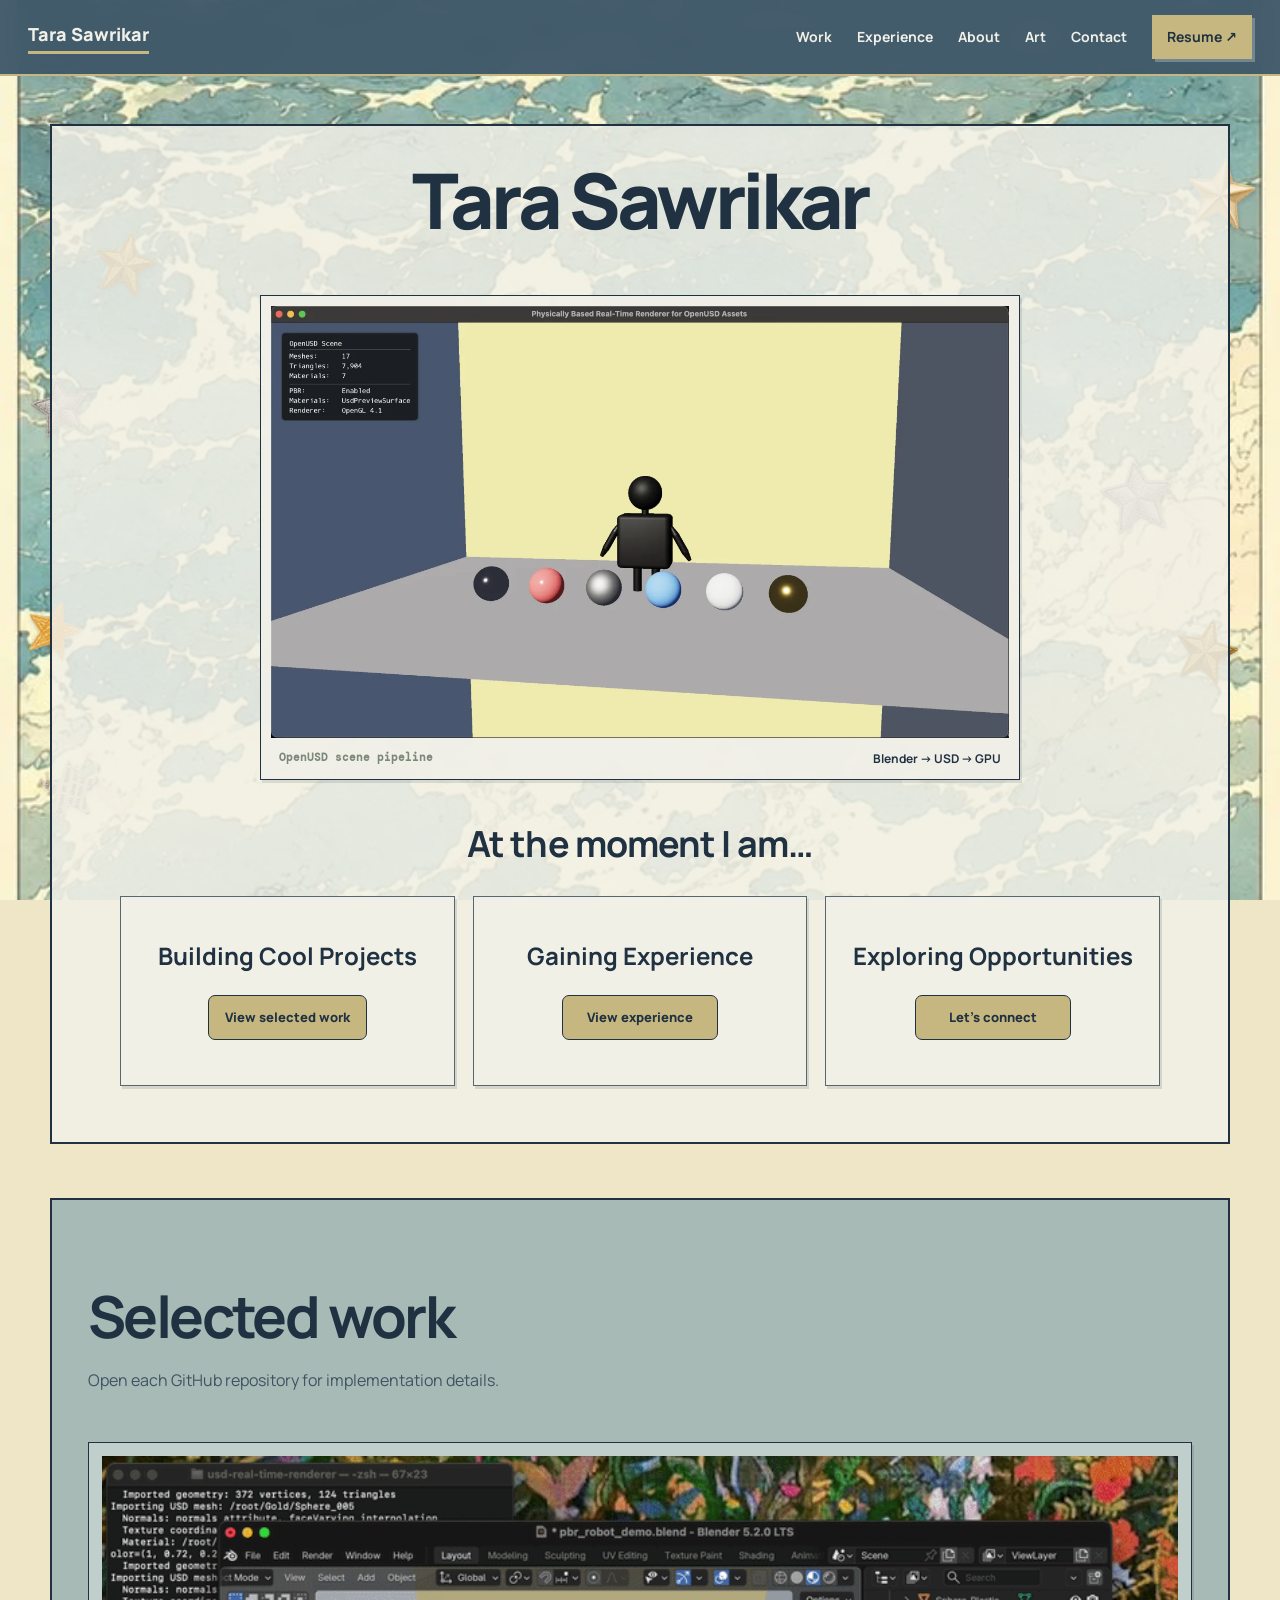
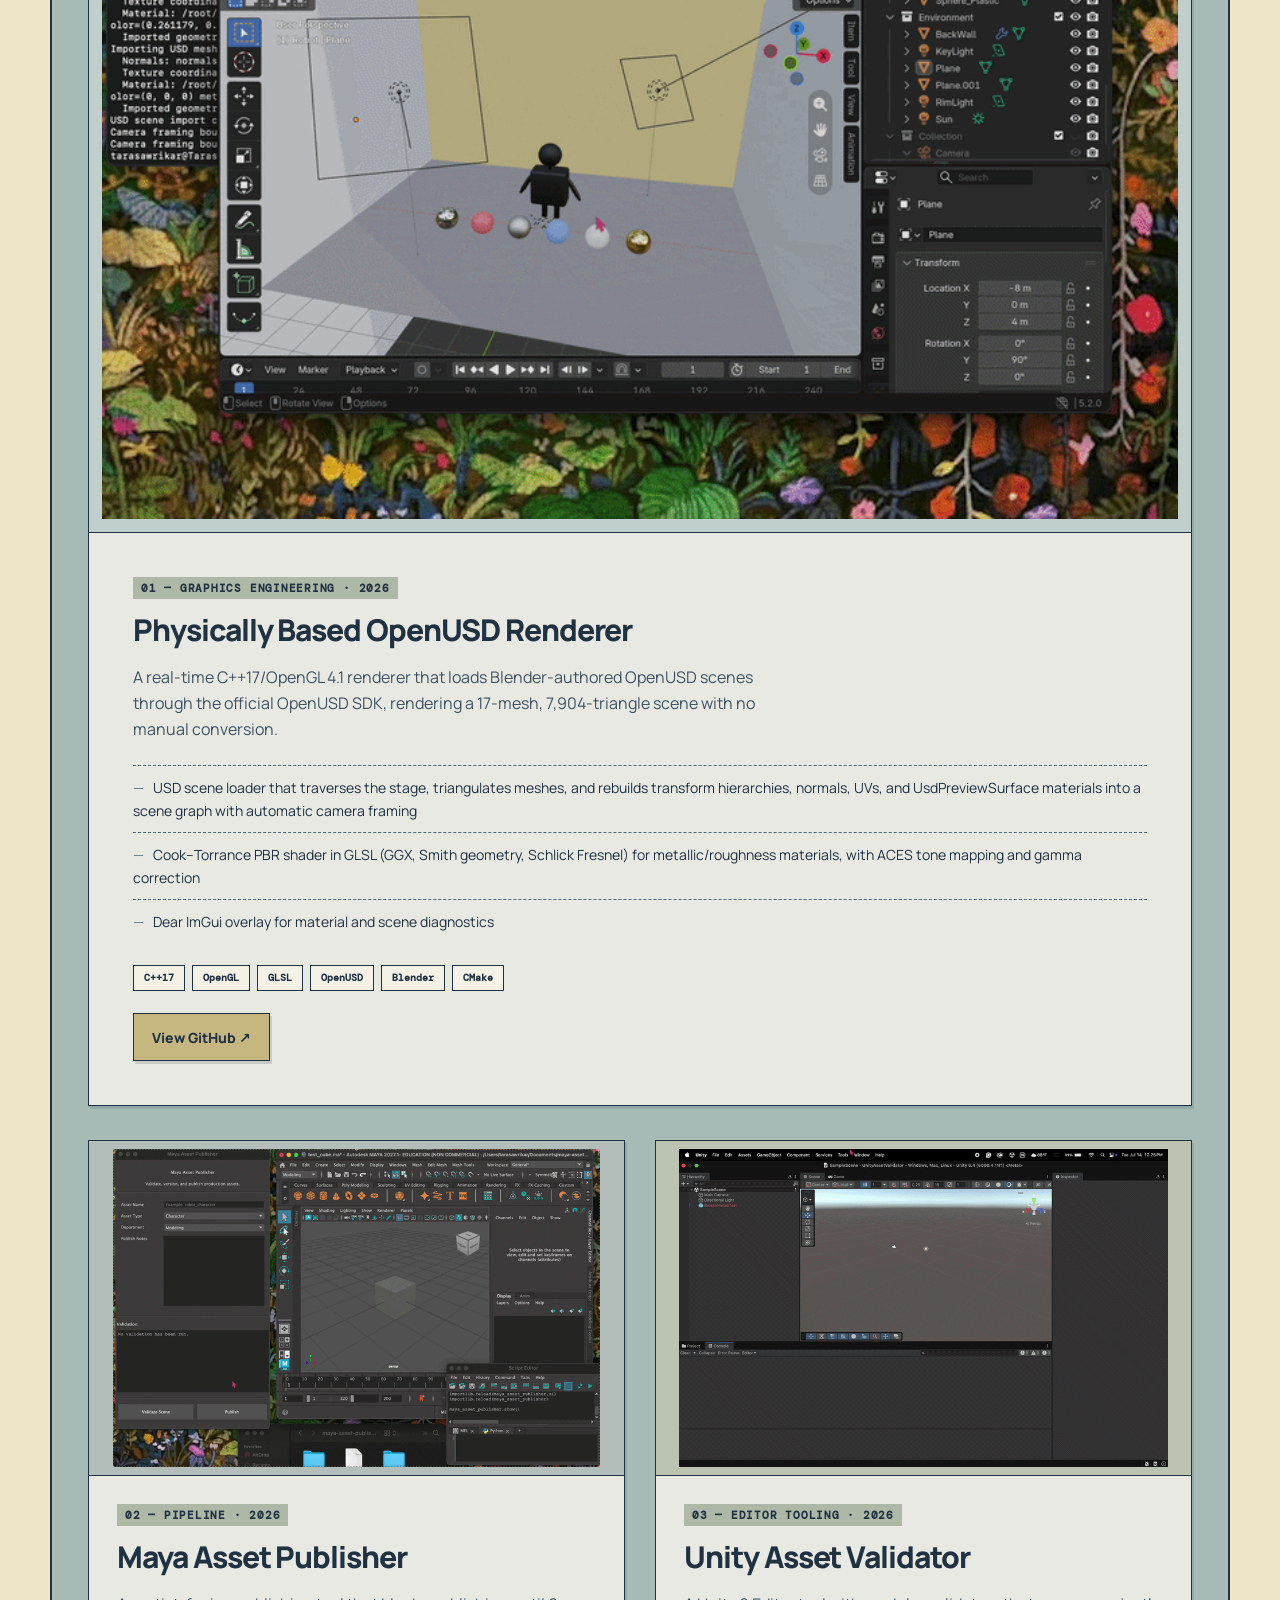
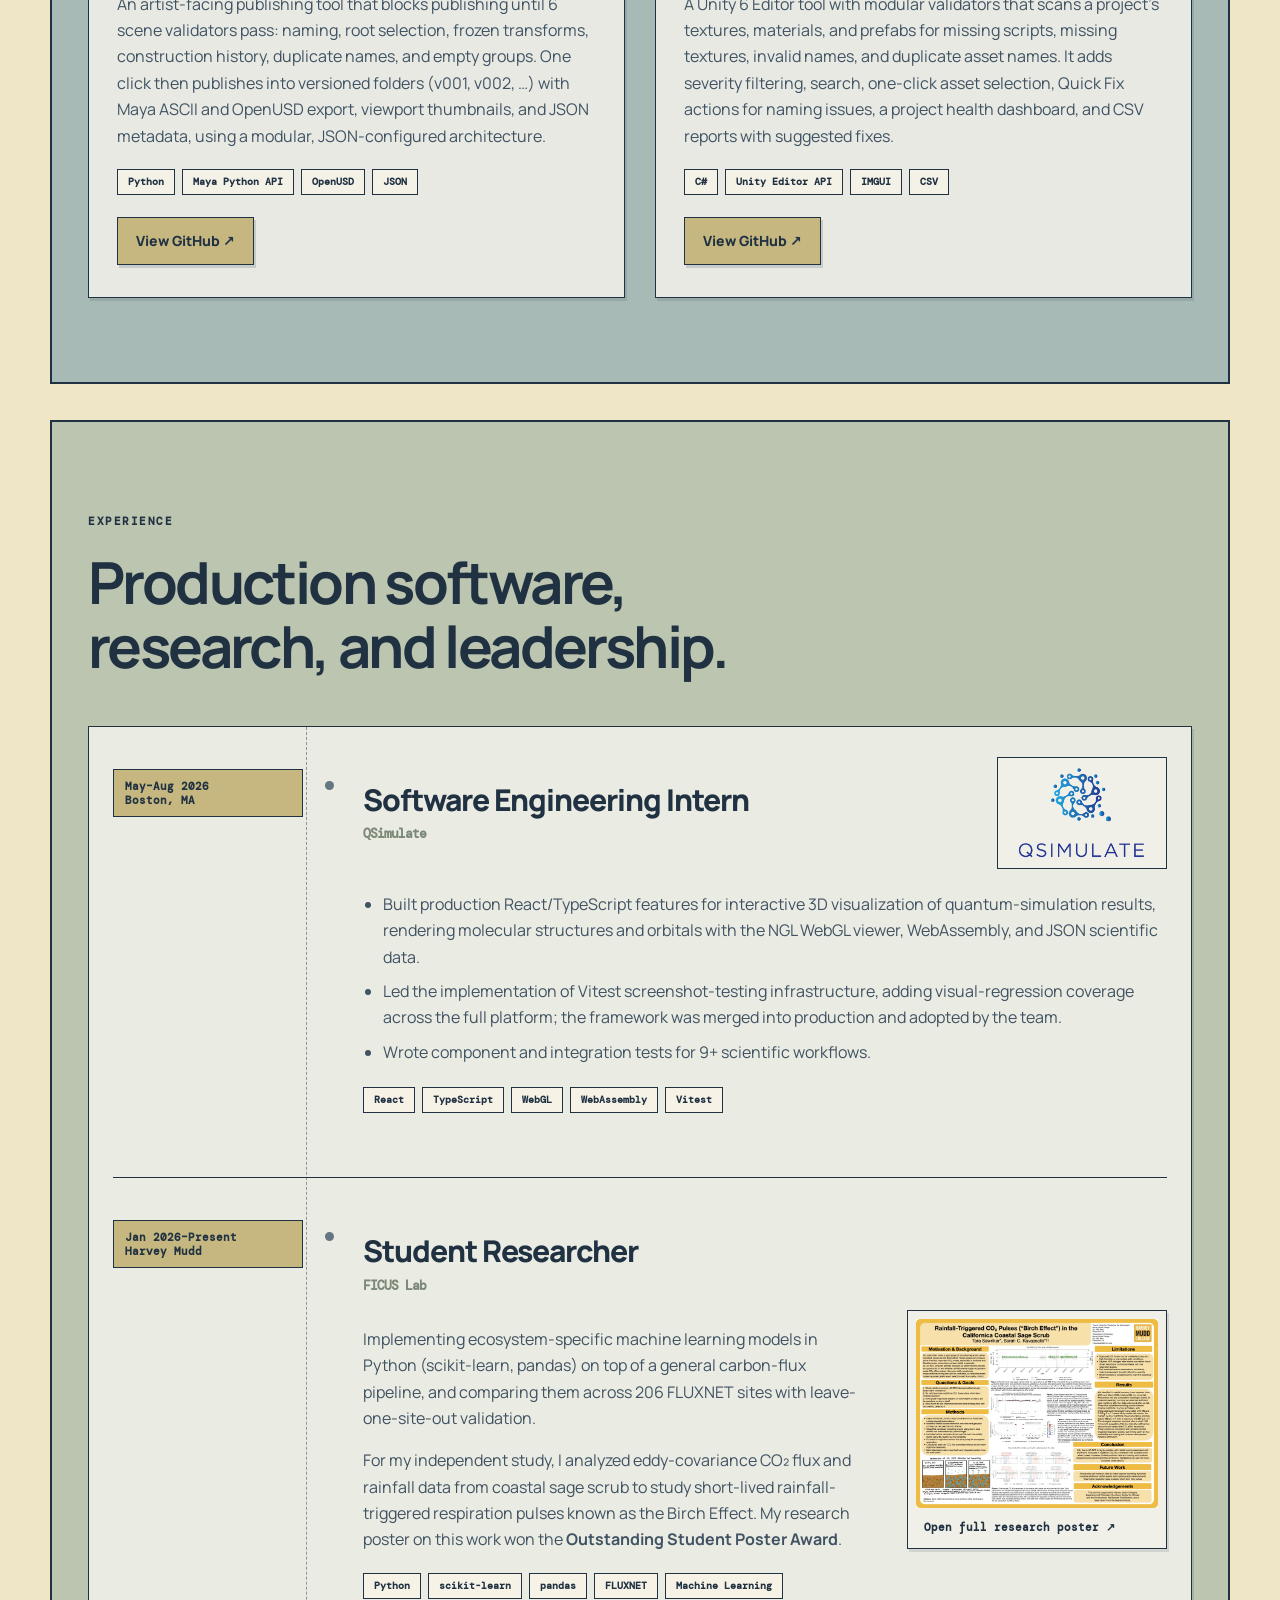
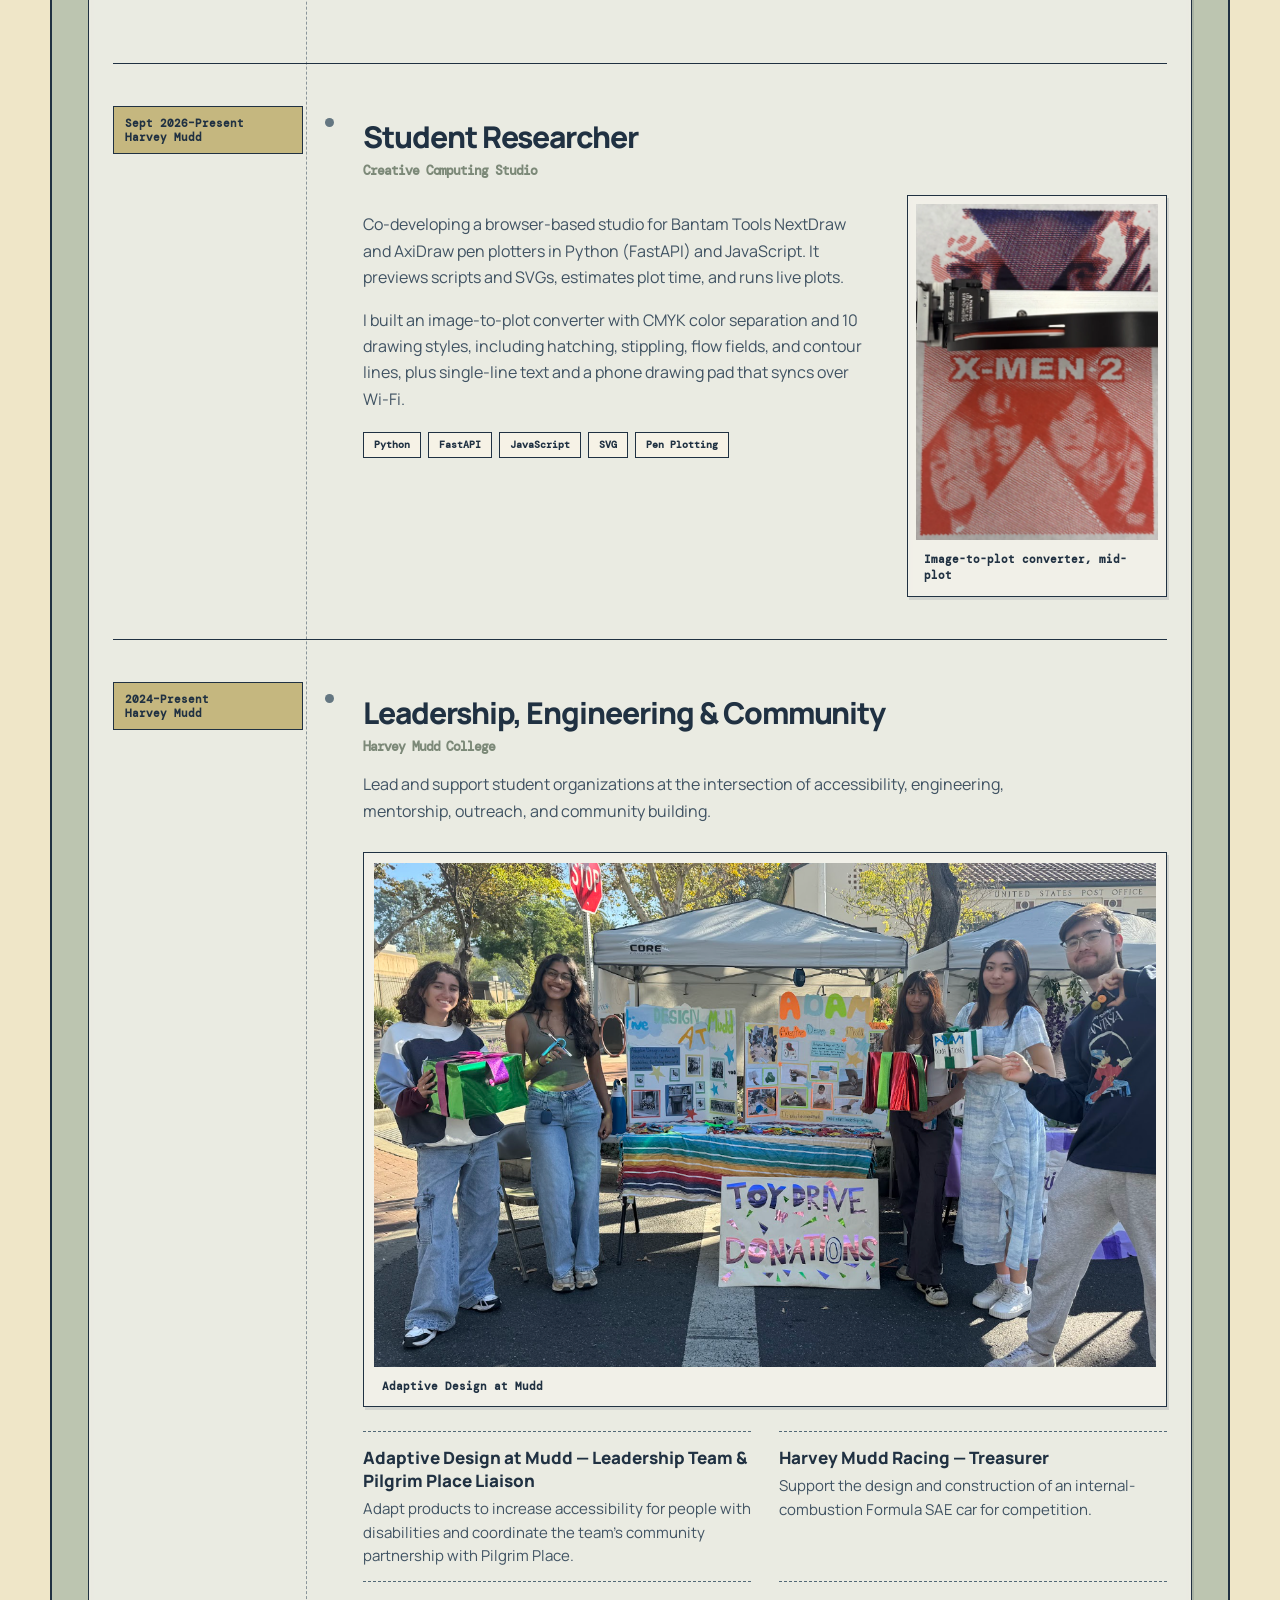
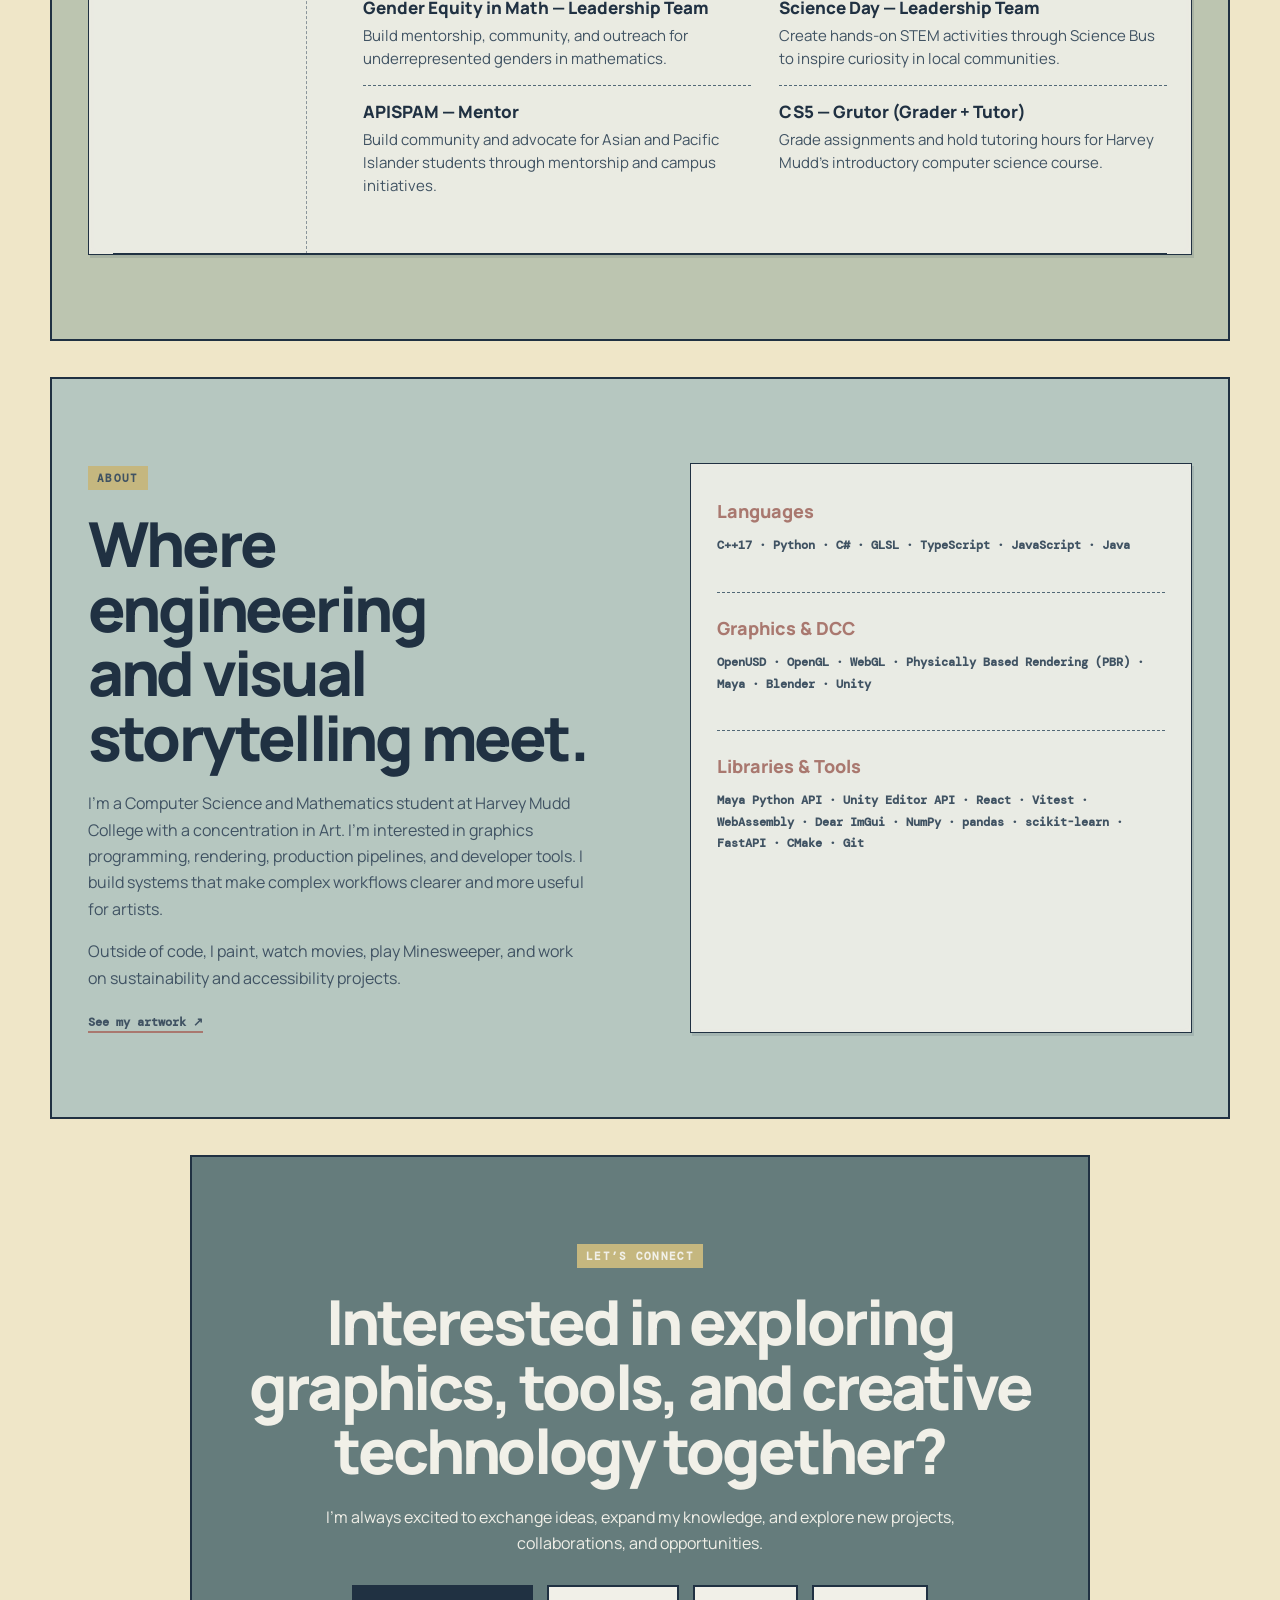
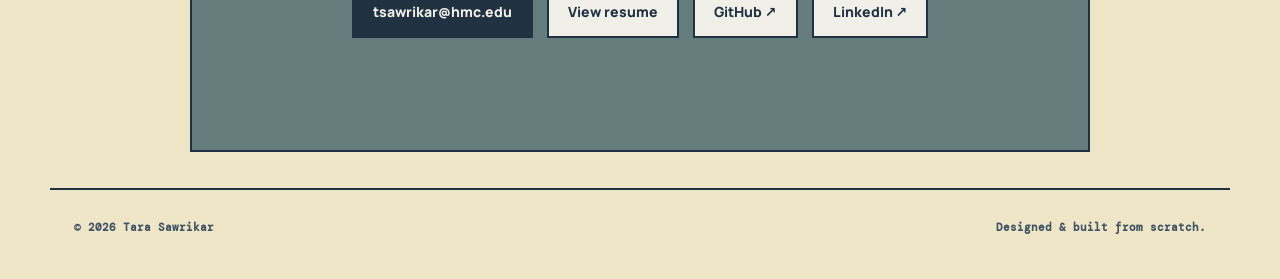
<file: index.html>
<!doctype html>
<html lang="en" class="no-js">
<head>
  <meta charset="utf-8">
  <meta name="viewport" content="width=device-width, initial-scale=1">
  <meta name="description" content="Tara Sawrikar builds real-time renderers, OpenUSD pipelines, and artist-facing production tools.">
  <meta name="theme-color" content="#080b12">
  <meta property="og:title" content="Tara Sawrikar — Graphics & Pipeline Engineering">
  <meta property="og:description" content="Real-time rendering, OpenUSD workflows, and production tools for artists.">
  <meta property="og:type" content="website">
  <meta property="og:url" content="https://tarasawrikar.com/">
  <meta property="og:image" content="https://tarasawrikar.com/assets/projects/renderer/demo.gif">
  <meta name="twitter:card" content="summary_large_image">
  <link rel="canonical" href="https://tarasawrikar.com/">
  <title>Tara Sawrikar | Graphics & Pipeline Engineering</title>
  <link rel="preconnect" href="https://fonts.googleapis.com">
  <link rel="preconnect" href="https://fonts.gstatic.com" crossorigin>
  <link href="https://fonts.googleapis.com/css2?family=DM+Mono:wght@400;500&family=Manrope:wght@400;500;600;700;800&display=swap" rel="stylesheet">
  <link rel="stylesheet" href="styles.css">
  <script src="script.js" defer></script>
</head>
<body>
  <a class="skip-link" href="#main">Skip to content</a>
  <header class="site-header">
    <a class="brand" href="#top" aria-label="Tara Sawrikar home"><span class="brand-mark" aria-hidden="true">TS</span><span>Tara Sawrikar</span></a>
    <button class="nav-toggle" type="button" aria-label="Open navigation" aria-expanded="false" aria-controls="site-nav"><span></span><span></span></button>
    <nav id="site-nav" aria-label="Primary navigation">
      <a href="#work">Work</a><a href="#experience">Experience</a><a href="#about">About</a><a href="art.html">Art</a><a href="#contact">Contact</a>
      <a class="nav-cta" href="resume/Tara_Sawrikar_Resume_2026.pdf" target="_blank" rel="noreferrer">Resume ↗</a>
    </nav>
  </header>

  <main id="main">
    <section class="hero section" id="top">
      <h1 class="hero-name reveal">Tara Sawrikar</h1>
      <figure class="hero-media reveal">
        <img src="assets/projects/renderer/hero-renderer.webp" width="1400" height="819" alt="OpenUSD renderer output showing seven PBR materials, a robot scene, and runtime scene diagnostics">
        <figcaption><span>OpenUSD scene pipeline</span><strong>Blender → USD → GPU</strong></figcaption>
      </figure>
      <p class="hero-status reveal">At the moment I am…</p>
      <nav class="hero-actions reveal" aria-label="Explore Tara's portfolio">
        <a class="hero-action-card" href="#work"><strong>Building Cool Projects</strong><span>View selected work</span></a>
        <a class="hero-action-card" href="#experience"><strong>Gaining Experience</strong><span>View experience</span></a>
        <a class="hero-action-card" href="#contact"><strong>Exploring Opportunities</strong><span>Let’s connect</span></a>
      </nav>
    </section>

    <section class="section work" id="work">
      <div class="section-heading reveal"><h2>Selected work</h2><p>Open each GitHub repository for implementation details.</p></div>

      <article class="project project-featured reveal">
        <div class="project-media renderer-still"><img src="assets/projects/renderer/demo.gif" width="800" height="493" alt="Animated comparison between a Blender-authored scene and its imported real-time renderer output"></div>
        <div class="project-copy"><p class="project-index">01 — GRAPHICS ENGINEERING · 2026</p><h3>Physically Based OpenUSD Renderer</h3><p>A real-time C++17/OpenGL 4.1 renderer that loads Blender-authored OpenUSD scenes through the official OpenUSD SDK, rendering a 17-mesh, 7,904-triangle scene with no manual conversion.</p>
          <ul class="project-points"><li>USD scene loader that traverses the stage, triangulates meshes, and rebuilds transform hierarchies, normals, UVs, and UsdPreviewSurface materials into a scene graph with automatic camera framing</li><li>Cook–Torrance PBR shader in GLSL (GGX, Smith geometry, Schlick Fresnel) for metallic/roughness materials, with ACES tone mapping and gamma correction</li><li>Dear ImGui overlay for material and scene diagnostics</li></ul>
          <div class="tags"><span>C++17</span><span>OpenGL</span><span>GLSL</span><span>OpenUSD</span><span>Blender</span><span>CMake</span></div>
          <div class="link-row"><a class="text-link" href="https://github.com/tarasawrikar17/physically-based-openusd-renderer" target="_blank" rel="noreferrer">View GitHub ↗</a></div>
        </div>
      </article>

      <div class="project-grid">
        <article class="project-card reveal"><div class="card-media"><img src="assets/projects/maya/demo.gif" width="800" height="521" alt="Animated demo of the Maya Asset Publisher validating and publishing an asset"></div><p class="project-index">02 — PIPELINE · 2026</p><h3>Maya Asset Publisher</h3><p>An artist-facing publishing tool that blocks publishing until 6 scene validators pass: naming, root selection, frozen transforms, construction history, duplicate names, and empty groups. One click then publishes into versioned folders (v001, v002, …) with Maya ASCII and OpenUSD export, viewport thumbnails, and JSON metadata, using a modular, JSON-configured architecture.</p><div class="tags"><span>Python</span><span>Maya Python API</span><span>OpenUSD</span><span>JSON</span></div><div class="link-row"><a class="text-link" href="https://github.com/tarasawrikar17/maya-asset-publisher" target="_blank" rel="noreferrer">View GitHub ↗</a></div></article>
        <article class="project-card reveal"><div class="card-media"><img src="assets/projects/unity/demo.gif" width="800" height="519" alt="Animated demo of the Unity Asset Validator scanning assets and applying a quick fix"></div><p class="project-index">03 — EDITOR TOOLING · 2026</p><h3>Unity Asset Validator</h3><p>A Unity 6 Editor tool with modular validators that scans a project’s textures, materials, and prefabs for missing scripts, missing textures, invalid names, and duplicate asset names. It adds severity filtering, search, one-click asset selection, Quick Fix actions for naming issues, a project health dashboard, and CSV reports with suggested fixes.</p><div class="tags"><span>C#</span><span>Unity Editor API</span><span>IMGUI</span><span>CSV</span></div><div class="link-row"><a class="text-link" href="https://github.com/tarasawrikar17/unity-asset-validator" target="_blank" rel="noreferrer">View GitHub ↗</a></div></article>
      </div>
    </section>

    <section class="section experience" id="experience"><div class="section-heading reveal"><p class="eyebrow">Experience</p><h2>Production software, research, and leadership.</h2></div><div class="timeline">
      <article class="timeline-item reveal"><div class="timeline-meta"><span>May–Aug 2026</span><span>Boston, MA</span></div><div class="experience-body"><div class="experience-heading"><h3>Software Engineering Intern <small>QSimulate</small></h3><img class="experience-logo" src="assets/experience/qsimulate-logo.png" width="1139" height="707" alt="QSimulate"></div><ul class="experience-points"><li>Built production React/TypeScript features for interactive 3D visualization of quantum-simulation results, rendering molecular structures and orbitals with the NGL WebGL viewer, WebAssembly, and JSON scientific data.</li><li>Led the implementation of Vitest screenshot-testing infrastructure, adding visual-regression coverage across the full platform; the framework was merged into production and adopted by the team.</li><li>Wrote component and integration tests for 9+ scientific workflows.</li></ul><div class="tags"><span>React</span><span>TypeScript</span><span>WebGL</span><span>WebAssembly</span><span>Vitest</span></div></div></article>
      <article class="timeline-item reveal"><div class="timeline-meta"><span>Jan 2026–Present</span><span>Harvey Mudd</span></div><div class="experience-body"><h3>Student Researcher <small>FICUS Lab</small></h3><div class="experience-feature"><div><p>Implementing ecosystem-specific machine learning models in Python (scikit-learn, pandas) on top of a general carbon-flux pipeline, and comparing them across 206 FLUXNET sites with leave-one-site-out validation.</p><p>For my independent study, I analyzed eddy-covariance CO₂ flux and rainfall data from coastal sage scrub to study short-lived rainfall-triggered respiration pulses known as the Birch Effect. My research poster on this work won the <strong>Outstanding Student Poster Award</strong>.</p><div class="tags"><span>Python</span><span>scikit-learn</span><span>pandas</span><span>FLUXNET</span><span>Machine Learning</span></div></div><a class="poster-link" href="assets/experience/ficus-poster.pdf" target="_blank" rel="noreferrer"><img src="assets/experience/ficus-poster.webp" width="1600" height="1254" alt="Research poster titled Rainfall-Triggered CO2 Pulses in the California Coastal Sage Scrub"><span>Open full research poster ↗</span></a></div></div></article>
      <article class="timeline-item reveal"><div class="timeline-meta"><span>Sept 2026–Present</span><span>Harvey Mudd</span></div><div class="experience-body"><h3>Student Researcher <small>Creative Computing Studio</small></h3><div class="experience-feature"><div><p>Co-developing a browser-based studio for Bantam Tools NextDraw and AxiDraw pen plotters in Python (FastAPI) and JavaScript. It previews scripts and SVGs, estimates plot time, and runs live plots.</p><p>I built an image-to-plot converter with CMYK color separation and 10 drawing styles, including hatching, stippling, flow fields, and contour lines, plus single-line text and a phone drawing pad that syncs over Wi-Fi.</p><div class="tags"><span>Python</span><span>FastAPI</span><span>JavaScript</span><span>SVG</span><span>Pen Plotting</span></div></div><figure class="poster-link"><img src="assets/experience/pen-plotter.webp" width="1000" height="1387" loading="lazy" alt="Pen plotter drawing a two-color hatched image in red and blue ink, produced with CMYK color separation"><span>Image-to-plot converter, mid-plot</span></figure></div></div></article>
      <article class="timeline-item reveal"><div class="timeline-meta"><span>2024–Present</span><span>Harvey Mudd</span></div><div class="experience-body"><h3>Leadership, Engineering & Community <small>Harvey Mudd College</small></h3><p>Lead and support student organizations at the intersection of accessibility, engineering, mentorship, outreach, and community building.</p><figure class="leadership-photo"><img src="assets/experience/adaptive-design.png" width="1218" height="784" alt="Adaptive Design at Mudd team members at a community toy drive with adapted products and project displays"><figcaption>Adaptive Design at Mudd</figcaption></figure><ul class="leadership-list"><li><strong>Adaptive Design at Mudd — Leadership Team & Pilgrim Place Liaison</strong><span>Adapt products to increase accessibility for people with disabilities and coordinate the team’s community partnership with Pilgrim Place.</span></li><li><strong>Harvey Mudd Racing — Treasurer</strong><span>Support the design and construction of an internal-combustion Formula SAE car for competition.</span></li><li><strong>Gender Equity in Math — Leadership Team</strong><span>Build mentorship, community, and outreach for underrepresented genders in mathematics.</span></li><li><strong>Science Day — Leadership Team</strong><span>Create hands-on STEM activities through Science Bus to inspire curiosity in local communities.</span></li><li><strong>APISPAM — Mentor</strong><span>Build community and advocate for Asian and Pacific Islander students through mentorship and campus initiatives.</span></li><li><strong>CS5 — Grutor (Grader + Tutor)</strong><span>Grade assignments and hold tutoring hours for Harvey Mudd’s introductory computer science course.</span></li></ul></div></article>
    </div></section>

    <section class="section about" id="about"><div class="about-copy reveal"><p class="eyebrow">About</p><h2>Where engineering and visual storytelling meet.</h2><p>I’m a Computer Science and Mathematics student at Harvey Mudd College with a concentration in Art. I’m interested in graphics programming, rendering, production pipelines, and developer tools. I build systems that make complex workflows clearer and more useful for artists.</p><p>Outside of code, I paint, watch movies, play Minesweeper, and work on sustainability and accessibility projects.</p><a class="text-link" href="art.html">See my artwork ↗</a></div><div class="skills reveal"><div><h3>Languages</h3><p>C++17 · Python · C# · GLSL · TypeScript · JavaScript · Java</p></div><div><h3>Graphics & DCC</h3><p>OpenUSD · OpenGL · WebGL · Physically Based Rendering (PBR) · Maya · Blender · Unity</p></div><div><h3>Libraries & Tools</h3><p>Maya Python API · Unity Editor API · React · Vitest · WebAssembly · Dear ImGui · NumPy · pandas · scikit-learn · FastAPI · CMake · Git</p></div></div></section>
    <section class="section contact reveal" id="contact"><p class="eyebrow">Let’s connect</p><h2>Interested in exploring graphics, tools, and creative technology together?</h2><p>I’m always excited to exchange ideas, expand my knowledge, and explore new projects, collaborations, and opportunities.</p><div class="button-row"><button class="button primary" type="button" data-copy-email="tsawrikar@hmc.edu" aria-live="polite">tsawrikar@hmc.edu</button><a class="button secondary" href="resume/Tara_Sawrikar_Resume_2026.pdf" target="_blank" rel="noreferrer">View resume</a><a class="button secondary" href="https://github.com/tarasawrikar17" target="_blank" rel="noreferrer">GitHub ↗</a><a class="button secondary" href="https://www.linkedin.com/in/tara-sawrikar/" target="_blank" rel="noreferrer">LinkedIn ↗</a></div></section>
  </main>
  <footer><span>© <span id="year">2026</span> Tara Sawrikar</span><span>Designed & built from scratch.</span></footer>
</body>
</html>
</file>
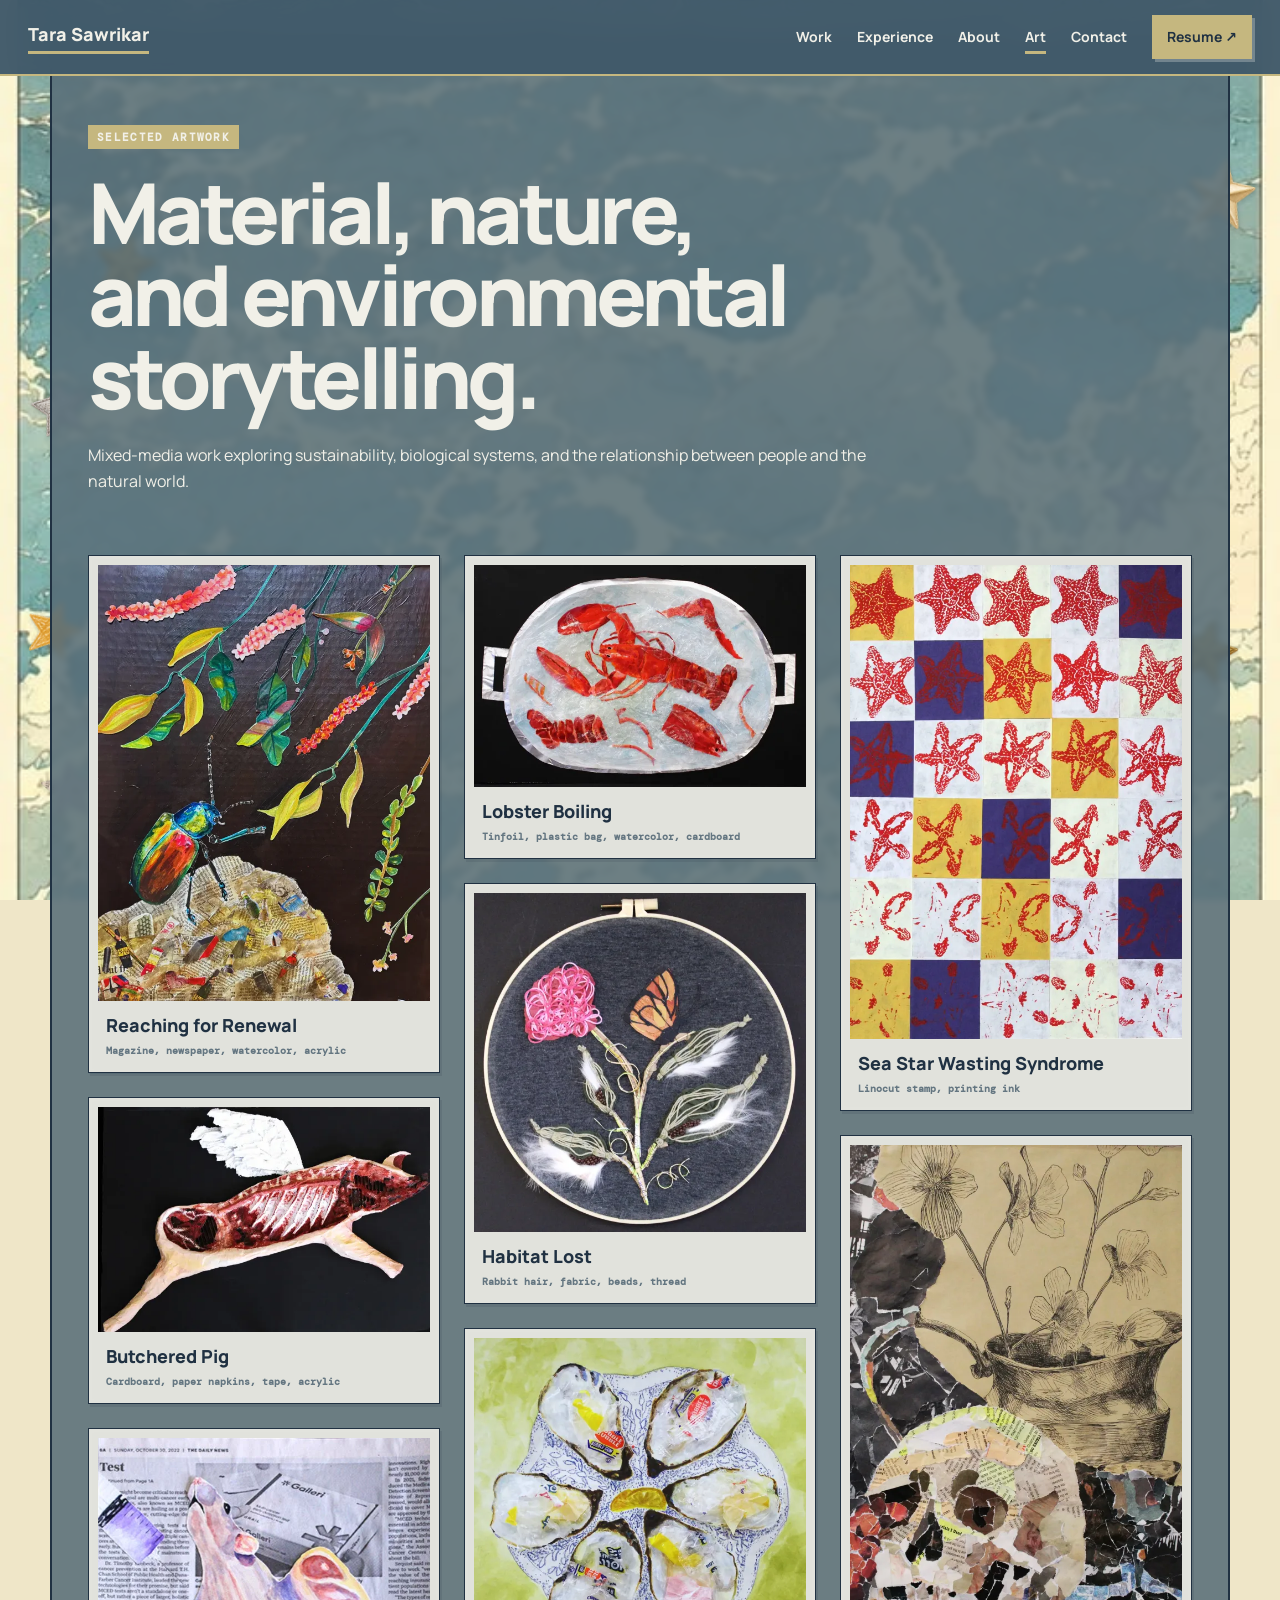
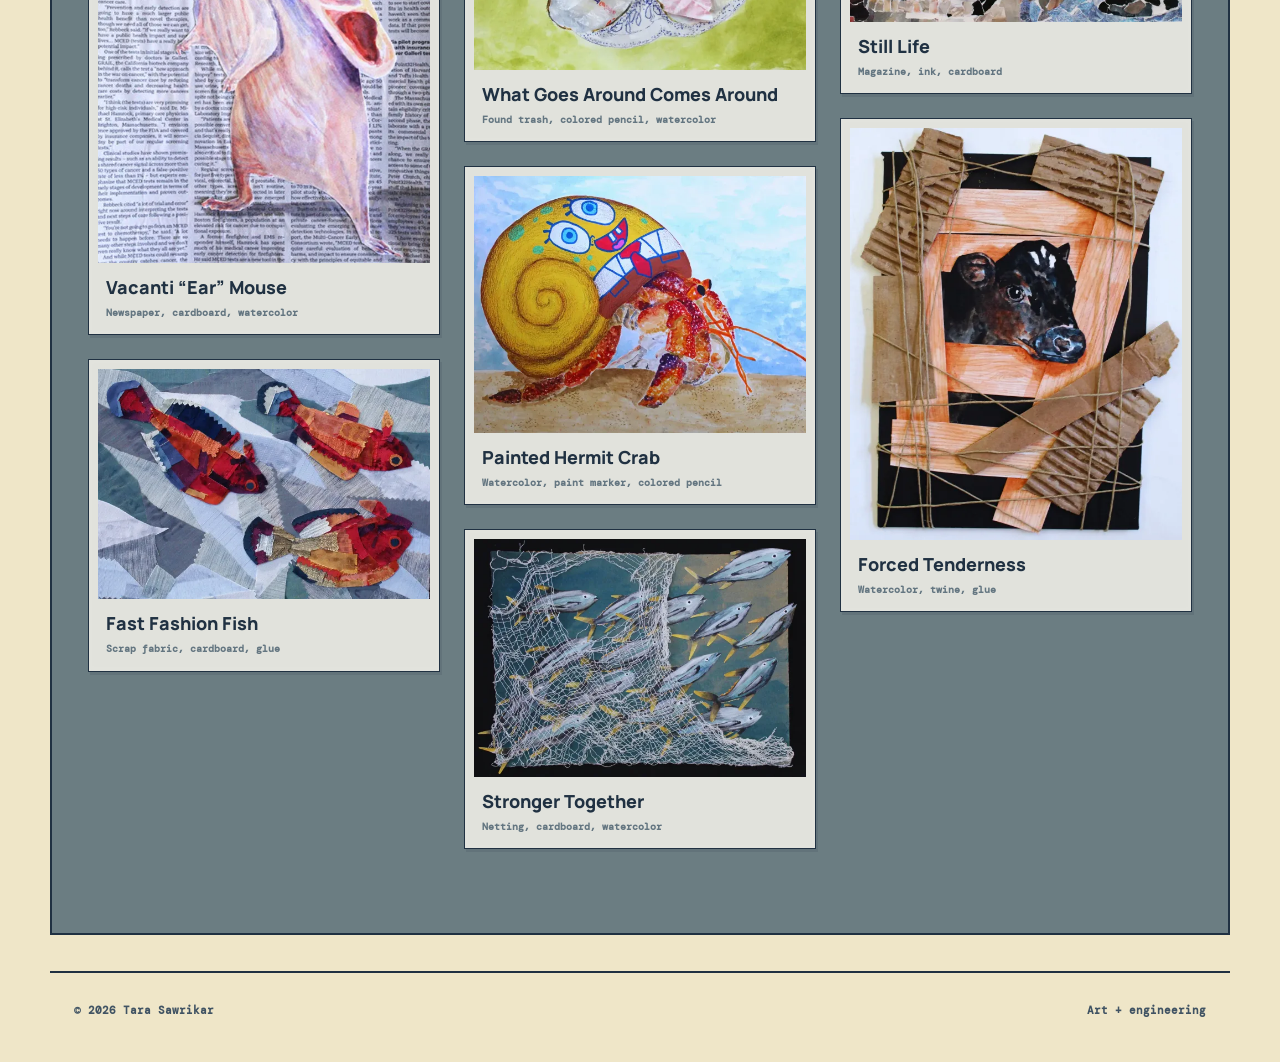
<file: art.html>
<!doctype html>
<html lang="en" class="no-js">
<head>
  <meta charset="utf-8">
  <meta name="viewport" content="width=device-width, initial-scale=1">
  <meta name="description" content="Mixed-media artwork by Tara Sawrikar exploring material, nature, sustainability, and environmental storytelling.">
  <title>Artwork | Tara Sawrikar</title>
  <link rel="canonical" href="https://tarasawrikar.com/art.html">
  <link rel="preconnect" href="https://fonts.googleapis.com"><link rel="preconnect" href="https://fonts.gstatic.com" crossorigin>
  <link href="https://fonts.googleapis.com/css2?family=DM+Mono:wght@400;500&family=Manrope:wght@400;600;700&display=swap" rel="stylesheet">
  <link rel="stylesheet" href="styles.css"><script src="script.js" defer></script>
</head>
<body>
  <a class="skip-link" href="#main">Skip to artwork</a>
  <header class="site-header"><a class="brand" href="index.html"><span class="brand-mark" aria-hidden="true">TS</span><span>Tara Sawrikar</span></a><button class="nav-toggle" type="button" aria-label="Open navigation" aria-expanded="false" aria-controls="site-nav"><span></span><span></span></button><nav id="site-nav" aria-label="Primary navigation"><a href="index.html#work">Work</a><a href="index.html#experience">Experience</a><a href="index.html#about">About</a><a href="art.html" aria-current="page">Art</a><a href="index.html#contact">Contact</a><a class="nav-cta" href="resume/Tara_Sawrikar_Resume_2026.pdf" target="_blank" rel="noreferrer">Resume ↗</a></nav></header>
  <main id="main" class="section art-page"><div class="art-intro"><p class="eyebrow">Selected artwork</p><h1>Material, nature, and environmental storytelling.</h1><p>Mixed-media work exploring sustainability, biological systems, and the relationship between people and the natural world.</p></div><div class="gallery">
    <figure class="art-item"><img src="assets/art/Beetle.webp" srcset="assets/art/Beetle-600.webp 600w, assets/art/Beetle.webp 1200w" sizes="(max-width: 560px) calc(100vw - 40px), (max-width: 900px) calc(50vw - 31px), 379px" width="1200" height="1577" alt="Collaged beetle reaching upward through layered botanical forms" loading="lazy" decoding="async"><figcaption class="caption"><strong>Reaching for Renewal</strong><span>Magazine, newspaper, watercolor, acrylic</span></figcaption></figure>
    <figure class="art-item"><img src="assets/art/ButcheredPig.webp" srcset="assets/art/ButcheredPig-600.webp 600w, assets/art/ButcheredPig.webp 1200w" sizes="(max-width: 560px) calc(100vw - 40px), (max-width: 900px) calc(50vw - 31px), 379px" width="1200" height="811" alt="Sculptural butchered pig assembled from cardboard and painted paper" loading="lazy" decoding="async"><figcaption class="caption"><strong>Butchered Pig</strong><span>Cardboard, paper napkins, tape, acrylic</span></figcaption></figure>
    <figure class="art-item"><img src="assets/art/EarMouse.webp" width="440" height="563" alt="Newspaper and watercolor study of the Vacanti mouse with an ear-shaped form" loading="lazy" decoding="async"><figcaption class="caption"><strong>Vacanti “Ear” Mouse</strong><span>Newspaper, cardboard, watercolor</span></figcaption></figure>
    <figure class="art-item"><img src="assets/art/FastFashionFish.webp" srcset="assets/art/FastFashionFish-600.webp 600w, assets/art/FastFashionFish.webp 1200w" sizes="(max-width: 560px) calc(100vw - 40px), (max-width: 900px) calc(50vw - 31px), 379px" width="1200" height="831" alt="Fish sculpture assembled from overlapping scraps of colorful fabric" loading="lazy" decoding="async"><figcaption class="caption"><strong>Fast Fashion Fish</strong><span>Scrap fabric, cardboard, glue</span></figcaption></figure>
    <figure class="art-item"><img src="assets/art/LobsterBoiling.webp" srcset="assets/art/LobsterBoiling-600.webp 600w, assets/art/LobsterBoiling.webp 1200w" sizes="(max-width: 560px) calc(100vw - 40px), (max-width: 900px) calc(50vw - 31px), 379px" width="1200" height="801" alt="Lobster sculpture made from foil and plastic inside a painted boiling pot" loading="lazy" decoding="async"><figcaption class="caption"><strong>Lobster Boiling</strong><span>Tinfoil, plastic bag, watercolor, cardboard</span></figcaption></figure>
    <figure class="art-item"><img src="assets/art/Monarch.webp" srcset="assets/art/Monarch-600.webp 600w, assets/art/Monarch.webp 1200w" sizes="(max-width: 560px) calc(100vw - 40px), (max-width: 900px) calc(50vw - 31px), 379px" width="1200" height="1225" alt="Textile monarch butterfly surrounded by fragmented habitat materials" loading="lazy" decoding="async"><figcaption class="caption"><strong>Habitat Lost</strong><span>Rabbit hair, fabric, beads, thread</span></figcaption></figure>
    <figure class="art-item"><img src="assets/art/Oysterplate.webp" srcset="assets/art/Oysterplate-600.webp 600w, assets/art/Oysterplate.webp 1200w" sizes="(max-width: 560px) calc(100vw - 40px), (max-width: 900px) calc(50vw - 31px), 379px" width="1200" height="1200" alt="Circular oyster composition constructed from found plastic trash" loading="lazy" decoding="async"><figcaption class="caption"><strong>What Goes Around Comes Around</strong><span>Found trash, colored pencil, watercolor</span></figcaption></figure>
    <figure class="art-item"><img src="assets/art/PaintedHermitCrab.webp" srcset="assets/art/PaintedHermitCrab-600.webp 600w, assets/art/PaintedHermitCrab.webp 1200w" sizes="(max-width: 560px) calc(100vw - 40px), (max-width: 900px) calc(50vw - 31px), 379px" width="1200" height="928" alt="Detailed painted hermit crab with a patterned shell" loading="lazy" decoding="async"><figcaption class="caption"><strong>Painted Hermit Crab</strong><span>Watercolor, paint marker, colored pencil</span></figcaption></figure>
    <figure class="art-item"><img src="assets/art/Sardines.webp" srcset="assets/art/Sardines-600.webp 600w, assets/art/Sardines.webp 1200w" sizes="(max-width: 560px) calc(100vw - 40px), (max-width: 900px) calc(50vw - 31px), 379px" width="1200" height="860" alt="School of watercolor sardines gathered beneath fishing netting" loading="lazy" decoding="async"><figcaption class="caption"><strong>Stronger Together</strong><span>Netting, cardboard, watercolor</span></figcaption></figure>
    <figure class="art-item"><img src="assets/art/SeastarWasting.webp" srcset="assets/art/SeastarWasting-600.webp 600w, assets/art/SeastarWasting.webp 1200w" sizes="(max-width: 560px) calc(100vw - 40px), (max-width: 900px) calc(50vw - 31px), 379px" width="1200" height="1714" alt="Repeated linocut sea stars progressively fragmenting from wasting syndrome" loading="lazy" decoding="async"><figcaption class="caption"><strong>Sea Star Wasting Syndrome</strong><span>Linocut stamp, printing ink</span></figcaption></figure>
    <figure class="art-item"><img src="assets/art/StillLife.webp" srcset="assets/art/StillLife-600.webp 600w, assets/art/StillLife.webp 1200w" sizes="(max-width: 560px) calc(100vw - 40px), (max-width: 900px) calc(50vw - 31px), 379px" width="1200" height="1722" alt="Layered magazine and ink still life with household vessels" loading="lazy" decoding="async"><figcaption class="caption"><strong>Still Life</strong><span>Magazine, ink, cardboard</span></figcaption></figure>
    <figure class="art-item"><img src="assets/art/Veal.webp" srcset="assets/art/Veal-600.webp 600w, assets/art/Veal.webp 1200w" sizes="(max-width: 560px) calc(100vw - 40px), (max-width: 900px) calc(50vw - 31px), 379px" width="1200" height="1490" alt="Watercolor calf constrained by twine in a study of veal production" loading="lazy" decoding="async"><figcaption class="caption"><strong>Forced Tenderness</strong><span>Watercolor, twine, glue</span></figcaption></figure>
  </div></main><footer><span>© <span id="year">2026</span> Tara Sawrikar</span><span>Art + engineering</span></footer>
</body></html>
</file>
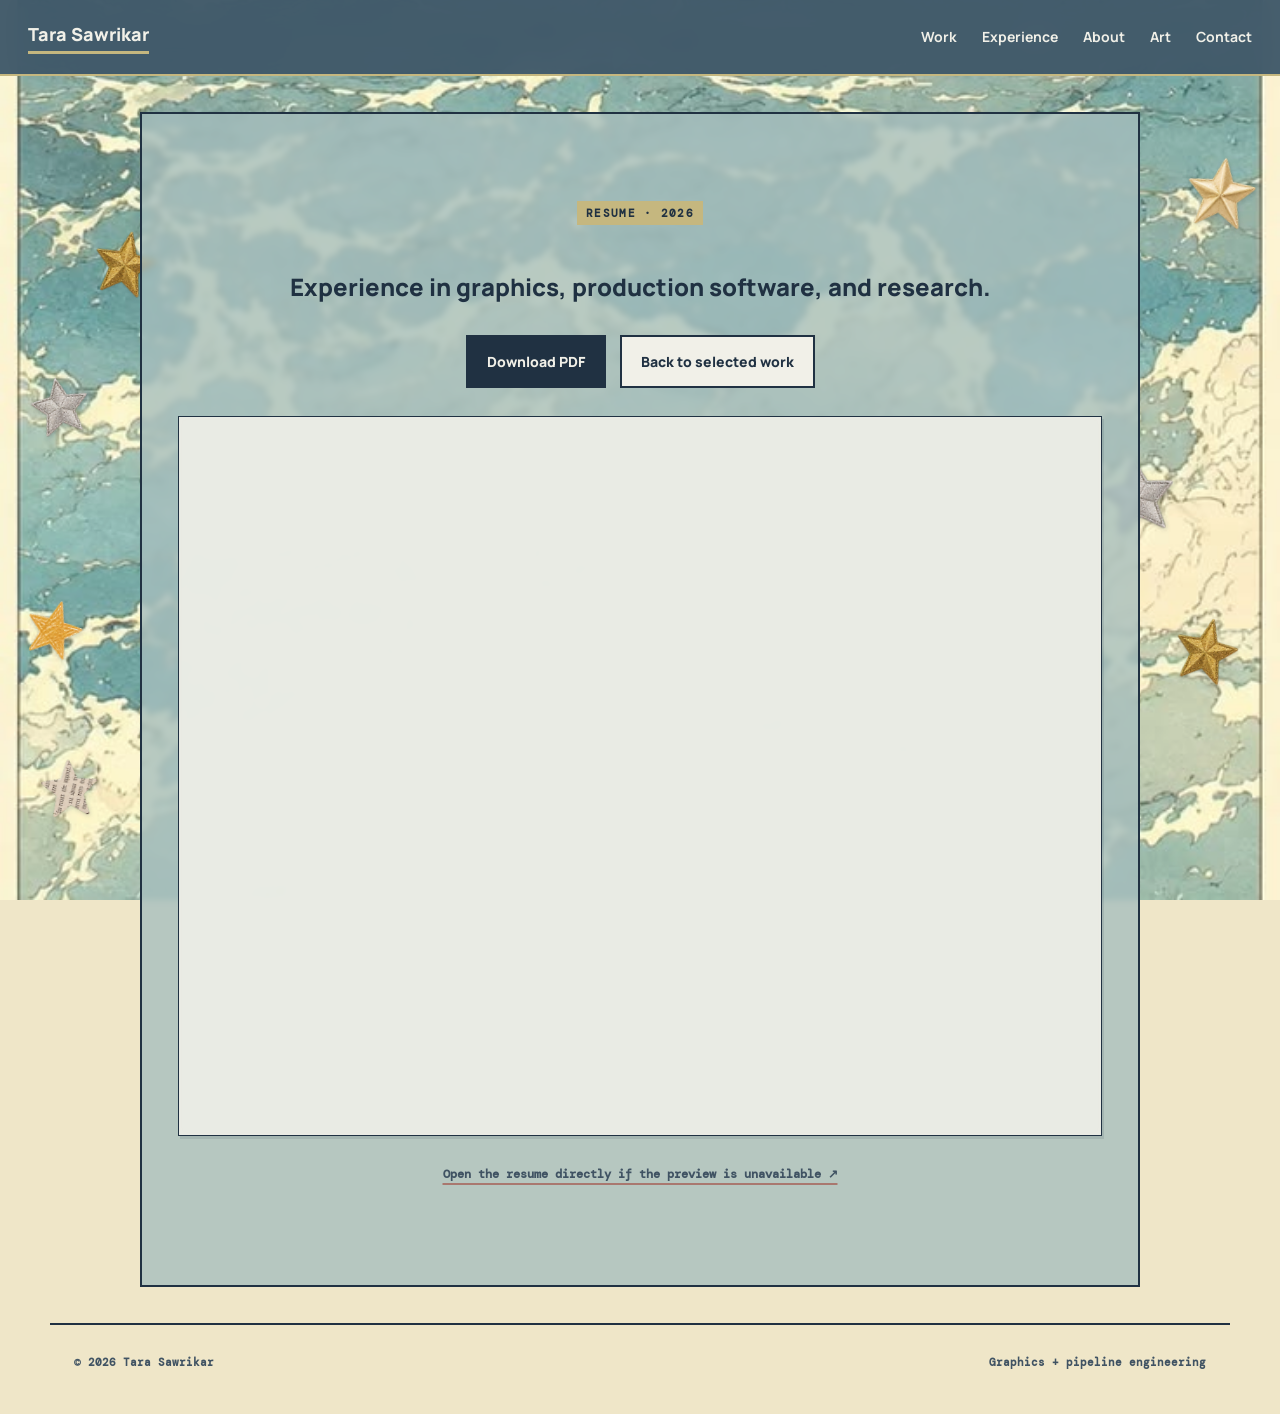
<file: resume.html>
<!doctype html>
<html lang="en" class="no-js">
<head><meta charset="utf-8"><meta name="viewport" content="width=device-width, initial-scale=1"><meta name="description" content="Resume for Tara Sawrikar, graphics and pipeline engineering student at Harvey Mudd College."><title>Resume | Tara Sawrikar</title><link rel="canonical" href="https://tarasawrikar.com/resume.html"><link rel="preconnect" href="https://fonts.googleapis.com"><link rel="preconnect" href="https://fonts.gstatic.com" crossorigin><link href="https://fonts.googleapis.com/css2?family=DM+Mono:wght@400;500&family=Manrope:wght@400;600;700&display=swap" rel="stylesheet"><link rel="stylesheet" href="styles.css"><script src="script.js" defer></script></head>
<body><a class="skip-link" href="#main">Skip to resume</a><header class="site-header"><a class="brand" href="index.html"><span class="brand-mark" aria-hidden="true">TS</span><span>Tara Sawrikar</span></a><button class="nav-toggle" type="button" aria-label="Open navigation" aria-expanded="false" aria-controls="site-nav"><span></span><span></span></button><nav id="site-nav" aria-label="Primary navigation"><a href="index.html#work">Work</a><a href="index.html#experience">Experience</a><a href="index.html#about">About</a><a href="art.html">Art</a><a href="index.html#contact">Contact</a></nav></header><main id="main" class="subpage-main"><section class="section resume-page"><p class="eyebrow">Resume · 2026</p><h1>Experience in graphics, production software, and research.</h1><div class="button-row" style="justify-content:center"><a class="button primary" href="resume/Tara_Sawrikar_Resume_2026.pdf" download>Download PDF</a><a class="button secondary" href="index.html#work">Back to selected work</a></div><iframe class="resume-frame" src="resume/Tara_Sawrikar_Resume_2026.pdf" title="Tara Sawrikar resume PDF"></iframe><p><a class="text-link" href="resume/Tara_Sawrikar_Resume_2026.pdf" target="_blank" rel="noreferrer">Open the resume directly if the preview is unavailable ↗</a></p></section></main><footer><span>© <span id="year">2026</span> Tara Sawrikar</span><span>Graphics + pipeline engineering</span></footer></body></html>
</file>
<file: styles.css>
:root {
  --bg: #b9d3cf;
  --paper: #fff9eb;
  --paper-deep: #ead8b9;
  --ink: #172538;
  --ink-soft: #34475b;
  --muted: #5f6d6d;
  --line: #2d4054;
  --aqua: #8ebfc0;
  --blue: #6679a7;
  --indigo: #252b4c;
  --moss: #6f7b50;
  --sage: #aab58a;
  --coral: #d98272;
  --yellow: #e9c34a;
  --cardboard: #b9835f;
  --max: 1180px;
  --shadow: 7px 9px 0 rgba(23, 37, 56, .16);
}

* { box-sizing: border-box; }
html {
  scroll-behavior: smooth;
  background: #d6e4e1;
}
body {
  margin: 0;
  color: var(--ink);
  position: relative;
  background: transparent;
  font-family: Manrope, system-ui, sans-serif;
  line-height: 1.65;
}
body::before {
  content: "";
  position: fixed;
  inset: 0;
  z-index: -1;
  pointer-events: none;
  background-image: radial-gradient(rgba(23,37,56,.07) .65px, transparent .65px);
  background-size: 8px 8px;
  opacity: .34;
  mix-blend-mode: multiply;
}
img { display: block; max-width: 100%; }
a { color: inherit; }
:focus-visible { outline: 3px dashed var(--coral); outline-offset: 5px; border-radius: 3px; }
.skip-link { position: fixed; left: 1rem; top: -5rem; z-index: 100; padding: .7rem 1rem; color: var(--paper); background: var(--ink); text-decoration: none; }
.skip-link:focus { top: 1rem; }

.site-header {
  height: 76px;
  position: fixed;
  inset: 0 0 auto;
  z-index: 20;
  display: flex;
  align-items: center;
  justify-content: space-between;
  padding: 0 max(24px, calc((100vw - var(--max))/2));
  background: rgba(255,249,235,.96);
  backdrop-filter: blur(12px);
  border-bottom: 2px solid var(--ink);
  box-shadow: 0 4px 0 rgba(185,131,95,.22);
}
.brand { display: flex; align-items: center; gap: 12px; font-family: Manrope, system-ui, sans-serif; font-size: 18px; font-weight: 800; text-decoration: none; }
.brand-mark { display: grid; place-items: center; width: 38px; height: 35px; color: var(--paper); background: var(--coral); border: 2px solid var(--ink); border-radius: 48% 42% 46% 38%; transform: rotate(-3deg); font: 700 12px "DM Mono", monospace; box-shadow: 3px 3px 0 var(--yellow); }
.site-header nav { display: flex; align-items: center; gap: 25px; }
.site-header nav a { position: relative; color: var(--ink-soft); font-size: 14px; font-weight: 700; text-decoration: none; }
.site-header nav a::after { content: ""; position: absolute; left: 0; right: 100%; bottom: -5px; height: 3px; background: var(--coral); transform: rotate(-1deg); transition: right .2s ease; }
.site-header nav a:hover::after, .site-header nav a[aria-current="page"]::after { right: 0; }
.nav-cta { padding: 8px 13px; color: var(--paper) !important; background: var(--ink); border: 2px solid var(--ink); border-radius: 2px 8px 3px 7px; box-shadow: 3px 3px 0 var(--yellow); transform: rotate(1deg); }
.nav-toggle { display: none; }

.section { max-width: var(--max); margin: 42px auto; padding: 108px 36px; scroll-margin-top: 70px; }
.eyebrow { display: inline-block; margin: 0 0 22px; padding: 5px 9px; color: var(--ink); background: var(--yellow); font: 700 11px "DM Mono", monospace; text-transform: uppercase; letter-spacing: .12em; transform: rotate(-1deg); clip-path: polygon(2% 4%, 100% 0, 97% 94%, 0 100%); }
.status-dot { display: inline-block; width: 7px; height: 7px; margin-right: 8px; border-radius: 50%; background: var(--moss); box-shadow: 0 0 0 3px rgba(111,123,80,.2); }
h1, h2, h3 { text-wrap: balance; }
.hero { position: relative; min-height: calc(100vh - 84px); min-height: calc(100svh - 84px); margin-top: 0; padding-top: 142px; display: grid; grid-template-columns: 1.03fr .97fr; align-items: center; gap: 58px; }
.hero::before { content: ""; position: absolute; inset: 88px -2% 25px; z-index: -1; background: linear-gradient(120deg, rgba(255,249,235,.92), rgba(143,197,192,.88) 46%, rgba(102,121,167,.78)); border: 2px solid var(--ink); clip-path: polygon(1% 5%, 99% 0, 97% 96%, 3% 100%); box-shadow: 10px 12px 0 rgba(23,37,56,.2); }
.hero h1 { margin: 0 0 28px; color: var(--ink); font: 800 clamp(48px, 6vw, 82px)/.98 Manrope, system-ui, sans-serif; letter-spacing: -.055em; }
.hero-copy { position: relative; padding: 38px 20px 38px 34px; }
.hero-lede { max-width: 660px; color: var(--ink-soft); font-size: 19px; }
.button-row { display: flex; flex-wrap: wrap; gap: 14px; margin: 34px 0; }
.button { display: inline-flex; align-items: center; justify-content: center; padding: 13px 19px; color: var(--paper); background: var(--ink); border: 2px solid var(--ink); border-radius: 3px 10px 4px 8px; box-shadow: 4px 4px 0 var(--coral); font-size: 14px; font-weight: 800; text-decoration: none; transition: transform .18s ease, box-shadow .18s ease; }
button.button { cursor: pointer; font-family: inherit; }
.button:hover { transform: translate(-2px,-2px) rotate(-.5deg); box-shadow: 7px 7px 0 var(--coral); }
.button.primary { color: var(--paper); background: var(--ink); }
.button.secondary { color: var(--ink); background: var(--paper); box-shadow: 4px 4px 0 var(--aqua); }
.hero-links, .link-row { display: flex; flex-wrap: wrap; gap: 23px; }
.hero-links a, .text-link { color: var(--ink-soft); font: 700 12px "DM Mono", monospace; text-decoration: underline; text-decoration-color: var(--coral); text-decoration-thickness: 2px; text-underline-offset: 5px; }
.hero-links a:hover, .text-link:hover { color: var(--coral); }
.hero-media { position: relative; margin: 0; padding: 12px 12px 0; overflow: visible; background: var(--paper); border: 2px solid var(--ink); border-radius: 4px 13px 5px 10px; box-shadow: var(--shadow); transform: rotate(1.2deg); }
.hero-media::before { content: ""; position: absolute; width: 94px; height: 25px; left: 38%; top: -15px; z-index: 2; background: rgba(217,184,135,.78); transform: rotate(-3deg); }
.hero-media img { width: 100%; height: auto; border: 1px solid var(--ink); }
.hero-media figcaption { display: flex; justify-content: space-between; gap: 12px; padding: 12px 5px 13px; color: var(--ink); font-size: 12px; }
.hero-media figcaption span { color: var(--moss); font: 700 11px "DM Mono", monospace; }

.section-heading { position: relative; max-width: 790px; margin-bottom: 58px; padding: 25px 32px; background: linear-gradient(115deg, rgba(255,249,235,.96), rgba(233,195,74,.7)); border: 2px solid var(--ink); clip-path: polygon(1% 4%, 98% 0, 100% 92%, 3% 100%); }
.section-heading h2, .about h2, .contact h2, .case-hero h1 { margin: 0 0 20px; color: var(--ink); font: 800 clamp(38px, 5vw, 62px)/1.04 Manrope, system-ui, sans-serif; letter-spacing: -.045em; }
.section-heading > p:last-child, .contact > p { color: var(--ink-soft); }
.work { position: relative; background: linear-gradient(150deg, rgba(37,43,76,.9), rgba(102,121,167,.84) 36%, rgba(142,191,192,.84) 72%, rgba(170,181,138,.84)); border: 2px solid var(--ink); clip-path: polygon(0 1%, 100% 0, 98.5% 99%, 1% 100%); box-shadow: 11px 13px 0 rgba(23,37,56,.2); }
.project { display: grid; grid-template-columns: 1fr; overflow: hidden; margin-bottom: 34px; background: linear-gradient(135deg, rgba(255,249,235,.98), rgba(170,181,138,.92)); border: 2px solid var(--ink); border-radius: 5px 18px 7px 14px; box-shadow: var(--shadow); }
.project-media, .card-media { display: block; overflow: hidden; background: var(--paper-deep); }
.project-media img { width: 100%; height: auto; object-fit: contain; }
.project-media.renderer-still { padding: 13px; background: var(--aqua); border-bottom: 2px solid var(--ink); }
.project-media.renderer-still img { border: 2px solid var(--ink); }
.project-copy { padding: 46px 50px 50px; }
.project-index { display: inline-block; margin: 0; padding: 4px 8px; color: var(--ink); background: var(--sage); font: 700 11px "DM Mono", monospace; letter-spacing: .07em; transform: rotate(-.6deg); }
.project h3, .project-card h3, .timeline h3 { margin: 16px 0 18px; color: var(--ink); font: 800 30px/1.15 Manrope, system-ui, sans-serif; letter-spacing: -.035em; }
.project-copy > p:not(.project-index), .project-card > p:not(.project-index), .timeline p, .about-copy p { color: var(--ink-soft); }
.project-points { padding: 0; margin: 25px 0; list-style: none; }
.project-points li { padding: 12px 0; border-top: 1px dashed var(--line); font-size: 14px; }
.project-points li::before { content: "—"; margin-right: 9px; color: var(--muted); }
.tags { display: flex; flex-wrap: wrap; gap: 8px; margin: 24px 0; }
.tags span { padding: 5px 9px; color: var(--ink); background: rgba(255,249,235,.6); border: 1.5px solid var(--ink); border-radius: 48% 44% 46% 42%; font: 700 10px "DM Mono", monospace; }
.project-grid { display: grid; grid-template-columns: 1fr 1fr; gap: 30px; }
.project-card { position: relative; overflow: hidden; padding: 0 30px 34px; background: linear-gradient(150deg, rgba(255,249,235,.98), rgba(225,154,131,.78)); border: 2px solid var(--ink); border-radius: 12px 4px 15px 6px; box-shadow: 6px 7px 0 rgba(23,37,56,.22); }
.project-card:nth-child(2) { background: linear-gradient(150deg, rgba(255,249,235,.98), rgba(142,191,192,.84), rgba(170,181,138,.82)); }
.project-card:nth-child(1) { transform: rotate(-.45deg); }
.project-card:nth-child(2) { transform: rotate(.45deg); }
.card-media { margin: 0 -30px 28px; padding: 10px; aspect-ratio: 16 / 10; background: var(--coral); border-bottom: 2px solid var(--ink); }
.project-card:nth-child(2) .card-media { background: var(--sage); }
.card-media img { width: 100%; height: 100%; border: 2px solid var(--ink); object-fit: cover; }

.experience { position: relative; background: linear-gradient(155deg, rgba(231,194,75,.88), rgba(225,154,131,.85) 30%, rgba(143,197,192,.86) 64%, rgba(102,121,167,.88)); border: 2px solid var(--ink); clip-path: polygon(1% 0, 99% 1%, 100% 98%, 0 100%); box-shadow: 10px 12px 0 rgba(23,37,56,.2); }
.timeline { position: relative; padding: 0 24px; background: rgba(255,249,235,.93); border: 2px solid var(--ink); box-shadow: 7px 8px 0 rgba(23,37,56,.17); }
.timeline::before { content: ""; position: absolute; left: 217px; top: 0; bottom: 0; border-left: 1px dashed rgba(45,64,84,.5); }
.timeline-item { position: relative; display: grid; grid-template-columns: 190px 1fr; gap: 72px; padding: 48px 0; border-bottom: 2px solid var(--ink); }
.timeline-item::before { content: ""; position: absolute; left: 212px; top: 54px; z-index: 1; width: 9px; height: 9px; border-radius: 50%; background: var(--muted); }
.timeline-meta { align-self: start; display: inline-flex; flex-direction: column; padding: 9px 11px; color: var(--ink); background: var(--yellow); border: 1.5px solid var(--ink); font: 700 11px "DM Mono", monospace; transform: rotate(-1deg); }
.timeline h3 { margin-top: 0; }
.timeline h3 small { display: block; margin-top: 8px; color: var(--moss); font: 700 13px "DM Mono", monospace; }
.experience-heading { display: flex; align-items: flex-start; justify-content: space-between; gap: 28px; }
.experience-logo { width: 170px; height: auto; margin-top: -12px; padding: 8px; background: var(--paper); border: 1px solid var(--ink); object-fit: contain; transform: rotate(1.5deg); }
.experience-points { padding-left: 20px; margin: 22px 0; }
.experience-points li { margin-bottom: 10px; color: var(--ink-soft); }
.experience-feature { display: grid; grid-template-columns: minmax(0, 1fr) minmax(260px, .46fr); gap: 38px; align-items: start; }
.poster-link, .leadership-photo { display: block; overflow: hidden; background: var(--paper); border: 2px solid var(--ink); border-radius: 3px 10px 4px 8px; box-shadow: 5px 6px 0 rgba(23,37,56,.13); text-decoration: none; }
.poster-link { margin: 0; padding: 8px 8px 0; transform: rotate(1deg); }
.poster-link img, .leadership-photo img { width: 100%; height: auto; border: 1px solid var(--ink); }
.poster-link span, .leadership-photo figcaption { display: block; padding: 11px 6px; color: var(--ink); font: 700 11px "DM Mono", monospace; }
.leadership-photo { margin: 28px 0 12px; padding: 10px 10px 0; transform: rotate(-.35deg); }
.leadership-list { display: grid; grid-template-columns: 1fr 1fr; gap: 0 28px; padding: 0; margin: 28px 0 0; list-style: none; }
.leadership-list li { padding: 16px 0; border-top: 1px dashed var(--line); }
.leadership-list strong, .leadership-list span { display: block; }
.leadership-list strong { margin-bottom: 5px; color: var(--ink); font: 800 17px Manrope, system-ui, sans-serif; }
.leadership-list span { color: var(--ink-soft); font-size: 15px; line-height: 1.55; }

.about { position: relative; display: grid; grid-template-columns: 1fr 1fr; gap: 100px; background: linear-gradient(125deg, rgba(170,181,138,.94), rgba(143,197,192,.92) 42%, rgba(255,249,235,.94) 42%, rgba(255,249,235,.94) 100%); border: 2px solid var(--ink); clip-path: polygon(0 3%, 98% 0, 100% 97%, 2% 100%); box-shadow: 10px 11px 0 rgba(23,37,56,.2); }
.skills { position: relative; padding: 12px 26px; background: var(--paper); border: 2px solid var(--ink); box-shadow: var(--shadow); transform: rotate(.5deg); }
.skills > div { padding: 23px 0; border-top: 1px dashed var(--line); }
.skills > div:first-child { border-top: 0; }
.skills h3 { margin: 0; color: var(--coral); font: 800 18px Manrope, system-ui, sans-serif; }
.skills p { color: var(--ink-soft); font: 700 12px/1.8 "DM Mono", monospace; }
.contact { max-width: 900px; text-align: center; background: linear-gradient(120deg, rgba(37,43,76,.94), rgba(102,121,167,.92) 36%, rgba(142,191,192,.9) 70%, rgba(225,154,131,.9)); border: 2px solid var(--ink); clip-path: polygon(2% 0, 100% 5%, 97% 100%, 0 94%); box-shadow: 10px 12px 0 rgba(23,37,56,.22); }
.contact h2, .contact > p { color: var(--paper); }
.contact .button-row { justify-content: center; }
footer { max-width: var(--max); margin: auto; padding: 30px 24px 45px; display: flex; justify-content: space-between; border-top: 2px solid var(--ink); color: var(--ink-soft); font: 700 11px "DM Mono", monospace; }

.subpage-main { padding-top: 76px; }
.case-hero { margin-top: 42px; padding-top: 100px; padding-bottom: 70px; background: linear-gradient(130deg, rgba(255,249,235,.94), rgba(143,197,192,.88) 48%, rgba(102,121,167,.88)); border: 2px solid var(--ink); clip-path: polygon(1% 2%, 99% 0, 97% 98%, 2% 100%); box-shadow: 10px 12px 0 rgba(23,37,56,.2); }
.case-hero h1 { max-width: 900px; font-size: clamp(50px, 7vw, 88px); }
.case-lede { max-width: 800px; color: var(--ink-soft); font-size: 20px; }
.case-meta { display: grid; grid-template-columns: repeat(4, 1fr); gap: 0; margin-top: 50px; background: var(--paper); border: 2px solid var(--ink); box-shadow: var(--shadow); transform: rotate(-.25deg); }
.case-meta div { padding: 20px; border-right: 1px dashed var(--ink); }
.case-meta div:last-child { border-right: 0; }
.case-meta span { display: block; margin-bottom: 6px; color: var(--coral); font: 700 10px "DM Mono", monospace; text-transform: uppercase; }
.case-media { position: relative; padding: 13px; background: var(--paper); border: 2px solid var(--ink); box-shadow: var(--shadow); transform: rotate(.3deg); }
.case-media::before { content: ""; position: absolute; left: 44%; top: -14px; width: 100px; height: 24px; background: rgba(217,184,135,.8); transform: rotate(-2deg); }
.case-media img { width: 100%; height: auto; border: 1px solid var(--ink); }
.case-content { display: grid; grid-template-columns: minmax(0, 1.4fr) minmax(250px, .6fr); gap: 90px; background: rgba(255,249,235,.92); border: 2px solid var(--ink); box-shadow: 9px 10px 0 rgba(23,37,56,.18); }
.case-copy section { margin-bottom: 64px; }
.case-copy h2 { margin: 0 0 18px; color: var(--ink); font: 800 36px/1.1 Manrope, system-ui, sans-serif; letter-spacing: -.035em; }
.case-copy p, .case-copy li, .case-aside p { color: var(--ink-soft); }
.case-copy li { margin-bottom: 10px; }
.case-aside { align-self: start; position: sticky; top: 105px; padding: 10px 24px; background: var(--paper); border: 2px solid var(--ink); box-shadow: 5px 6px 0 var(--sage); transform: rotate(.7deg); }
.case-aside > div { padding: 22px 0; border-top: 1px dashed var(--line); }
.case-aside > div:first-child { border-top: 0; }
.case-aside h2 { margin: 0 0 8px; color: var(--coral); font: 800 18px Manrope, system-ui, sans-serif; }
.case-gallery { display: grid; grid-template-columns: 1fr 1fr; gap: 22px; }
.case-gallery figure { margin: 0; padding: 9px 9px 0; overflow: hidden; background: var(--paper); border: 2px solid var(--ink); box-shadow: 4px 5px 0 rgba(23,37,56,.12); }
.case-gallery figure:nth-child(1) { transform: rotate(-.6deg); }
.case-gallery figure:nth-child(2) { transform: rotate(.7deg); }
.case-gallery img { width: 100%; height: 100%; max-height: 500px; border: 1px solid var(--ink); object-fit: contain; }
.case-gallery figcaption { padding: 11px 5px; color: var(--ink-soft); font: 700 11px "DM Mono", monospace; }

.art-page { margin-top: 42px; padding-top: 145px; background: linear-gradient(150deg, rgba(37,43,76,.88), rgba(102,121,167,.8) 25%, rgba(143,197,192,.82) 50%, rgba(170,181,138,.82) 70%, rgba(225,154,131,.82)); border: 2px solid var(--ink); box-shadow: 10px 12px 0 rgba(23,37,56,.2); }
.art-intro { max-width: 780px; margin-bottom: 60px; }
.art-intro h1 { margin: 0 0 24px; color: var(--ink); font: 800 clamp(48px, 7vw, 84px)/.98 Manrope, system-ui, sans-serif; letter-spacing: -.055em; }
.art-intro h1, .art-intro p { color: var(--paper); }
.gallery { columns: 3; column-gap: 24px; }
.art-item { break-inside: avoid; overflow: hidden; margin: 0 0 24px; padding: 9px 9px 0; background: var(--paper); border: 2px solid var(--ink); border-radius: 3px 11px 4px 8px; box-shadow: 5px 6px 0 rgba(23,37,56,.12); }
.art-item:nth-child(3n+1) { transform: rotate(-.6deg); }
.art-item:nth-child(3n+2) { transform: rotate(.55deg); }
.art-item img { width: 100%; height: auto; border: 1px solid var(--ink); }
.caption { padding: 13px 5px; }
.caption strong { display: block; color: var(--ink); font: 800 18px Manrope, system-ui, sans-serif; }
.caption span { color: var(--muted); font: 700 10px "DM Mono", monospace; }

.resume-page { max-width: 1000px; text-align: center; background: linear-gradient(135deg, rgba(143,197,192,.93), rgba(255,249,235,.95) 50%, rgba(225,154,131,.88)); border: 2px solid var(--ink); box-shadow: 10px 12px 0 rgba(23,37,56,.2); }
.resume-page h1 { color: var(--ink); font-family: Manrope, system-ui, sans-serif; font-weight: 800; }
.resume-frame { width: 100%; height: 80vh; min-height: 650px; padding: 8px; background: var(--paper); border: 2px solid var(--ink); box-shadow: var(--shadow); }
.reveal { opacity: 0; transform: translateY(18px); transition: opacity .7s ease, transform .7s ease; }
.reveal.visible { opacity: 1; transform: none; }
.no-js .reveal { opacity: 1; transform: none; }

@media (max-width: 900px) {
  body::before { border-width: 7px; }
  .site-header { padding: 0 20px; }
  .nav-toggle { display: block; width: 44px; height: 44px; padding: 10px; color: var(--ink); background: var(--yellow); border: 2px solid var(--ink); }
  .nav-toggle span { display: block; height: 2px; margin: 7px 0; background: currentColor; }
  .site-header nav { position: absolute; top: 76px; left: 0; right: 0; display: none; flex-direction: column; align-items: flex-start; gap: 20px; padding: 24px; background: var(--paper); border-bottom: 2px solid var(--ink); }
  .site-header nav.open { display: flex; }
  .hero, .about, .case-content { grid-template-columns: 1fr; }
  .hero { padding-top: 125px; gap: 50px; }
  .hero-media { transform: rotate(.5deg); }
  .project-grid { grid-template-columns: 1fr; }
  .project-card { transform: none !important; }
  .timeline::before, .timeline-item::before { display: none; }
  .timeline-item { grid-template-columns: 1fr; gap: 22px; }
  .timeline-meta { width: max-content; }
  .experience-feature { grid-template-columns: 1fr; }
  .about, .case-content { gap: 50px; }
  .case-aside { position: static; }
  .section { padding: 86px 20px; }
  .case-hero { padding-top: 80px; }
  .case-meta { grid-template-columns: 1fr 1fr; }
  .case-meta div:nth-child(2) { border-right: 0; }
  .case-meta div { border-bottom: 1px dashed var(--ink); }
  .case-meta div:nth-last-child(-n+2) { border-bottom: 0; }
  .gallery { columns: 2; }
  footer { flex-direction: column; gap: 10px; }
}

@media (max-width: 560px) {
  .hero h1 { font-size: clamp(42px, 13vw, 56px); }
  .hero-copy::after, .about::before { display: none; }
  .hero-media figcaption { flex-direction: column; }
  .project-copy, .project-card { padding-left: 22px; padding-right: 22px; }
  .card-media { margin-left: -22px; margin-right: -22px; }
  .case-meta, .case-gallery { grid-template-columns: 1fr; }
  .case-meta div { border-right: 0; border-bottom: 1px dashed var(--ink) !important; }
  .case-meta div:last-child { border-bottom: 0 !important; }
  .gallery { columns: 1; }
  .button-row .button { width: 100%; }
  .experience-heading { display: block; }
  .experience-logo { width: 145px; margin: 16px 0 4px; }
  .leadership-list { grid-template-columns: 1fr; }
  .resume-frame { min-height: 500px; height: 70vh; }
}

@media (prefers-reduced-motion: reduce) {
  html { scroll-behavior: auto; }
  .reveal { opacity: 1; transform: none; transition: none; }
  .button { transition: none; }
}

/* Refined storybook system: quiet color fields, square frames, aligned layouts. */
html { background: #d6e4e1; }
body::before {
  background-image: radial-gradient(rgba(23,37,56,.07) .65px, transparent .65px);
  background-size: 8px 8px;
  opacity: .34;
  mix-blend-mode: multiply;
}
.site-header { background: rgba(255,249,235,.96); box-shadow: none; }
.brand-mark { display: none; }
.brand { padding-bottom: 2px; border-bottom: 3px solid var(--coral); }
.site-header nav a::after { transform: none; }
.nav-cta { border-radius: 0; box-shadow: 3px 3px 0 var(--yellow); transform: none; }

.section { margin-top: 36px; margin-bottom: 36px; }
.hero::before {
  inset: 92px 0 24px;
  background: rgba(255,249,235,.9);
  clip-path: none;
  box-shadow: none;
}
.hero-copy { padding-left: 28px; }
.hero-media, .project, .project-card, .timeline, .skills, .poster-link, .leadership-photo,
.case-meta, .case-media, .case-aside, .case-gallery figure, .art-item, .resume-frame {
  border-radius: 0;
  transform: none !important;
}
.hero-media, .project, .project-card, .timeline, .skills, .case-meta, .case-media,
.case-aside, .case-gallery figure, .art-item, .resume-frame {
  box-shadow: 5px 5px 0 rgba(23,37,56,.14);
}
.hero-media::before, .case-media::before { display: none; }
.button { border-radius: 0; box-shadow: 3px 3px 0 var(--coral); }
.button:hover { transform: translate(-1px,-1px); box-shadow: 4px 4px 0 var(--coral); }
.button.secondary { box-shadow: 3px 3px 0 var(--aqua); }
.eyebrow, .project-index, .timeline-meta { clip-path: none; transform: none; }
.tags span { border-radius: 0; }

.section-heading {
  max-width: 720px;
  margin-bottom: 58px;
  padding: 0;
  background: transparent;
  border: 0;
  clip-path: none;
}
.section-heading::after { display: none; }
.section-heading .eyebrow {
  padding: 0;
  color: var(--ink);
  background: transparent;
  letter-spacing: .14em;
}
.section-heading h2 {
  margin-bottom: 20px;
  font: 700 clamp(36px, 5vw, 58px)/1.1 Manrope, system-ui, sans-serif;
  letter-spacing: -.045em;
}
.work {
  background: #a9c7c4;
  clip-path: none;
  box-shadow: none;
}
.work::after { color: rgba(37,43,76,.32); transform: none; }
.project { background: var(--paper); }
.project-media.renderer-still { background: #cadbd8; }
.project-card, .project-card:nth-child(2) { background: var(--paper); }
.card-media { background: #d9a092; }
.project-card:nth-child(2) .card-media { background: #aab58a; }

.experience {
  background: #c5d2af;
  clip-path: none;
  box-shadow: none;
}
.experience::after { color: rgba(23,37,56,.2); transform: none; }
.timeline { background: rgba(255,249,235,.96); }
.experience-logo { transform: none; }

.about {
  background: #b8d3d0;
  clip-path: none;
  box-shadow: none;
}
.skills { background: rgba(255,249,235,.96); }
.contact {
  background: #344b60;
  clip-path: none;
  box-shadow: none;
}

.case-hero {
  background: #b8d3d0;
  clip-path: none;
  box-shadow: none;
}
.case-content { background: rgba(255,249,235,.96); box-shadow: none; }
.case-meta { background: var(--paper); }
.art-page { background: #43566d; box-shadow: none; }
.resume-page { background: #b8d3d0; box-shadow: none; }

@media (max-width: 900px) {
  .section { margin-top: 24px; margin-bottom: 24px; }
  .hero::before { inset: 88px 8px 14px; }
}

/* Ocean storybook background with tactile, mixed-media star cutouts. */
html {
  background: #efe6c8 url("assets/backgrounds/storybook-ocean.jpg") center bottom / cover fixed no-repeat;
}
body::before {
  background: rgba(255, 249, 235, .08);
  opacity: 1;
  mix-blend-mode: normal;
}
main, footer {
  position: relative;
  z-index: 1;
}
@media (max-width: 900px) {
  html { background-attachment: scroll; }
}

/* Muted ocean palette: restrained panels and quieter card contrast. */
:root {
  --paper: #f1f0e8;
  --paper-deep: #d7ddd9;
  --ink: #203142;
  --ink-soft: #405363;
  --muted: #647681;
  --line: #536977;
  --aqua: #9db7b8;
  --blue: #718895;
  --moss: #7c8978;
  --sage: #adb8a7;
  --coral: #a9786f;
  --yellow: #c5b77f;
  --shadow: 3px 4px 0 rgba(32, 49, 66, .13);
}
.site-header {
  background: rgba(64, 89, 106, .97);
  border-bottom-color: #c5b77f;
}
.brand {
  color: #f1f0e8;
  border-bottom-color: #c5b77f;
}
.site-header nav a { color: #f1f0e8; }
.site-header nav a::after { background: #c5b77f; }
.nav-cta {
  color: #203142 !important;
  background: #c5b77f;
  border-color: #c5b77f;
  box-shadow: 3px 3px 0 rgba(241, 240, 232, .28);
}
.nav-toggle {
  color: #203142;
  background: #c5b77f;
  border-color: #c5b77f;
}
.hero::before { background: rgba(241, 240, 232, .84); }
.work { background: rgba(147, 174, 176, .78); }
.experience { background: rgba(174, 187, 170, .78); }
.about, .case-hero, .resume-page { background: rgba(166, 190, 190, .78); }
.project, .project-card, .project-card:nth-child(2), .timeline, .skills,
.case-meta, .case-media, .case-content, .case-aside, .case-gallery figure, .art-item,
.hero-media, .poster-link, .leadership-photo, .resume-frame {
  background: rgba(241, 240, 232, .84);
  backdrop-filter: blur(3px);
}
.project-media.renderer-still { background: rgba(184, 200, 199, .82); }
.card-media, .project-card:nth-child(2) .card-media { background: rgba(168, 181, 179, .82); }
.project-card:nth-child(2) .card-media { background: rgba(180, 187, 169, .82); }
.contact { background: rgba(78, 106, 112, .86); }
.art-page { background: rgba(86, 108, 119, .86); }
.work, .experience, .about, .case-hero, .resume-page, .contact, .art-page {
  backdrop-filter: blur(3px);
}
.button, .button:hover, .button.secondary { box-shadow: none; }
.project, .project-card, .timeline, .skills, .case-meta, .case-media,
.case-aside, .case-gallery figure, .art-item, .resume-frame {
  box-shadow: 2px 3px 0 rgba(32, 49, 66, .12);
}

/* A restrained set of tactile collage accents from the star mood board. */
.accent-star-field {
  position: fixed;
  inset: 76px 0 0;
  z-index: 0;
  overflow: hidden;
  pointer-events: none;
}
.accent-star {
  position: absolute;
  width: clamp(54px, 6vw, 96px);
  height: auto;
  filter: drop-shadow(1px 2px 2px rgba(32, 49, 66, .18));
}
.accent-star-1 { right: 2%; top: 9%; transform: rotate(8deg); }
.accent-star-2 { left: 2%; top: 34%; width: clamp(42px, 5vw, 76px); transform: rotate(-12deg); }
.accent-star-3 { right: 3%; top: 63%; width: clamp(48px, 5.5vw, 88px); transform: rotate(13deg); }
.accent-star-4 { left: 3%; top: 82%; width: clamp(44px, 5vw, 78px); transform: rotate(-7deg); }
.accent-star-5 { left: 7%; top: 16%; width: clamp(46px, 5.5vw, 86px); transform: rotate(11deg); }
.accent-star-6 { right: 8%; top: 43%; width: clamp(56px, 6.5vw, 104px); transform: rotate(-9deg); }
.accent-star-7 { left: 2%; top: 61%; width: clamp(45px, 5vw, 80px); transform: rotate(15deg); }

@media (max-width: 900px) {
  .accent-star-2, .accent-star-4, .accent-star-7 { display: none; }
  .accent-star { width: 62px; }
  .site-header nav { background: #40596a; border-bottom-color: #c5b77f; }
}

@media (max-width: 560px) {
  .accent-star-3, .accent-star-5, .accent-star-6 { display: none; }
  .accent-star-1 { right: -10px; width: 58px; }
}

/* Streamlined reading system: consistent rhythm, measures, frames, and media. */
.section {
  padding-top: 84px;
  padding-bottom: 84px;
}
.hero {
  min-height: auto;
  padding-top: 118px;
  padding-bottom: 72px;
  gap: 52px;
}
.hero::before { inset: 86px 0 18px; }
.hero-copy { padding-top: 28px; padding-bottom: 28px; }
.hero h1 { max-width: 12ch; }
.hero-lede, .section-heading > p:last-child, .about-copy p, .contact > p,
.project-copy > p:not(.project-index), .project-card > p:not(.project-index),
.timeline p, .case-copy p, .case-copy li, .case-aside p {
  max-width: 68ch;
}
.section-heading {
  max-width: 760px;
  margin-bottom: 48px;
}
.section-heading h2 { max-width: 18ch; }
.project-copy { padding: 40px 44px 44px; }
.project-card { padding: 0 28px 32px; }
.project h3, .project-card h3, .timeline h3 { margin: 14px 0 16px; }
.project-points { margin: 22px 0; }
.project-points li { padding: 10px 0; }
.button-row { margin: 28px 0; }
.hero-links, .link-row { gap: 20px; }
.tags { gap: 7px; margin: 20px 0 22px; }
.tags span {
  padding: 6px 10px;
  border-width: 1px;
  font-size: 10px;
  line-height: 1.2;
}
.card-media {
  margin: 0 -28px 24px;
  padding: 8px;
}
.card-media img { object-fit: contain; }
.timeline-item {
  gap: 60px;
  padding: 42px 0;
  border-bottom-width: 1px;
}
.experience-points li { margin-bottom: 8px; }
.leadership-list { margin-top: 24px; }
.leadership-list li { padding: 14px 0; }
.case-content { gap: 64px; }
.case-copy section { margin-bottom: 52px; }
.case-copy h2 { margin-bottom: 16px; }
.case-gallery { gap: 18px; }
.hero-media, .project, .project-card, .timeline, .skills, .poster-link,
.leadership-photo, .case-meta, .case-media, .case-content, .case-aside,
.case-gallery figure, .art-item, .resume-frame {
  border-width: 1px;
  box-shadow: 2px 3px 0 rgba(32, 49, 66, .12);
}
.project-media.renderer-still, .card-media { border-bottom-width: 1px; }
.hero-media img, .project-media.renderer-still img, .card-media img,
.poster-link img, .leadership-photo img, .case-media img,
.case-gallery img, .art-item img {
  border-width: 0;
}
.hero-media figcaption, .poster-link span, .leadership-photo figcaption,
.case-gallery figcaption, .caption {
  padding: 12px 8px;
  line-height: 1.45;
}
.project, .project-card, .project-card:nth-child(2), .timeline, .skills,
.case-meta, .case-media, .case-content, .case-aside, .case-gallery figure,
.art-item, .hero-media, .poster-link, .leadership-photo, .resume-frame {
  background-color: rgba(241, 240, 232, .9);
}

@media (max-width: 900px) {
  .section { padding: 72px 20px; }
  .hero { padding-top: 108px; padding-bottom: 60px; gap: 42px; }
  .hero-copy { padding: 24px 16px; }
  .project-copy { padding: 34px 30px 38px; }
  .case-content { gap: 42px; }
}

@media (max-width: 560px) {
  .section { padding-top: 60px; padding-bottom: 60px; }
  .hero { padding-top: 98px; padding-bottom: 48px; }
  .hero-copy { padding-left: 10px; padding-right: 10px; }
  .project-copy, .project-card { padding-left: 20px; padding-right: 20px; }
  .card-media { margin-left: -20px; margin-right: -20px; }
  .section-heading { margin-bottom: 38px; }
}

/* Centered landing composition with compact, theme-matched actions. */
.site-header {
  padding-left: 28px;
  padding-right: 28px;
}
.hero {
  grid-template-columns: minmax(0, 1fr);
  gap: 38px;
  max-width: var(--max);
  padding-top: 126px;
  padding-bottom: 76px;
  text-align: center;
}
.hero::before { inset: 88px 0 18px; }
.hero-copy {
  width: min(100%, 920px);
  margin: 0 auto;
  padding: 24px 32px 0;
}
.hero h1 {
  max-width: 18ch;
  margin-left: auto;
  margin-right: auto;
}
.hero-lede {
  max-width: 720px;
  margin-left: auto;
  margin-right: auto;
}
.hero .button-row, .hero-links { justify-content: center; }
.hero .button.primary {
  min-width: 210px;
  padding: 15px 26px;
  color: var(--ink);
  background: var(--yellow);
  border-color: var(--ink);
  border-radius: 8px;
  box-shadow: 3px 3px 0 rgba(32, 49, 66, .18);
}
.hero .button.primary:hover {
  transform: translateY(-2px);
  box-shadow: 3px 5px 0 rgba(32, 49, 66, .18);
}
.hero-links {
  gap: 10px;
  margin-top: -8px;
}
.hero-links a {
  min-width: 112px;
  padding: 9px 14px;
  color: var(--ink);
  background: rgba(241, 240, 232, .72);
  border: 1px solid rgba(32, 49, 66, .58);
  text-decoration: none;
  transition: background-color .18s ease, transform .18s ease;
}
.hero-links a:hover {
  color: var(--ink);
  background: rgba(197, 183, 127, .72);
  transform: translateY(-2px);
}
.hero-media {
  width: min(100%, 980px);
  margin: 0 auto;
  padding: 10px 10px 0;
  text-align: left;
}

@media (max-width: 900px) {
  .site-header { padding-left: 20px; padding-right: 20px; }
  .hero { padding-top: 112px; padding-bottom: 62px; gap: 32px; }
  .hero-copy { padding-left: 18px; padding-right: 18px; }
}

@media (max-width: 560px) {
  .site-header { padding-left: 14px; padding-right: 14px; }
  .hero { padding-top: 102px; padding-bottom: 50px; }
  .hero-copy { padding-left: 8px; padding-right: 8px; }
  .hero .button.primary { width: min(100%, 320px); }
  .hero-links a { flex: 1 1 105px; min-width: 0; }
}

/* Image-first hero with large action buttons inspired by the reference. */
.hero { gap: 34px; }
.hero-media { order: 1; }
.hero-copy {
  order: 2;
  width: min(100%, 980px);
  display: grid;
  gap: 16px;
  padding-top: 0;
}
.hero .button-row {
  margin: 0;
}
.hero .button.primary, .hero-links a {
  display: flex;
  align-items: center;
  justify-content: center;
  min-height: 62px;
  padding: 16px 24px;
  color: var(--ink);
  background: linear-gradient(105deg, rgba(186, 126, 111, .9), rgba(197, 183, 127, .94));
  border: 1px solid rgba(32, 49, 66, .72);
  border-radius: 10px;
  box-shadow: 2px 3px 0 rgba(32, 49, 66, .16);
  font: 800 14px Manrope, system-ui, sans-serif;
  text-decoration: none;
}
.hero .button.primary {
  width: min(100%, 440px);
  margin: 0 auto;
}
.hero-links {
  display: grid;
  grid-template-columns: repeat(3, 1fr);
  gap: 14px;
  width: min(100%, 760px);
  margin: 0 auto;
}
.hero .button.primary:hover, .hero-links a:hover {
  color: var(--ink);
  background: linear-gradient(105deg, rgba(197, 183, 127, .96), rgba(166, 190, 190, .96));
  transform: translateY(-2px);
  box-shadow: 2px 5px 0 rgba(32, 49, 66, .16);
}

@media (max-width: 560px) {
  .hero-links { grid-template-columns: 1fr; }
  .hero .button.primary, .hero-links a { width: 100%; min-height: 56px; }
}

/* Final landing sequence: name, media, status, and destination cards. */
.hero {
  display: flex;
  flex-direction: column;
  align-items: center;
  gap: 30px;
}
.hero-name {
  max-width: none;
  margin: 0;
  color: var(--ink);
  font: 800 clamp(52px, 7vw, 92px)/1 Manrope, system-ui, sans-serif;
  letter-spacing: -.055em;
  text-align: center;
}
.hero-media {
  order: initial;
  width: min(100%, 760px);
}
.hero-status {
  margin: 12px 0 0;
  color: var(--ink);
  font: 700 clamp(24px, 3vw, 36px)/1.2 Manrope, system-ui, sans-serif;
  letter-spacing: -.025em;
  text-align: center;
}
.hero-actions {
  display: grid;
  grid-template-columns: repeat(3, minmax(0, 1fr));
  gap: 18px;
  width: min(100%, 1040px);
}
.hero-action-card {
  min-height: 190px;
  display: flex;
  flex-direction: column;
  align-items: center;
  justify-content: center;
  gap: 24px;
  padding: 30px 24px;
  color: var(--ink);
  background: rgba(241, 240, 232, .9);
  border: 1px solid rgba(32, 49, 66, .72);
  box-shadow: 2px 3px 0 rgba(32, 49, 66, .14);
  text-align: center;
  text-decoration: none;
  transition: transform .18s ease, background-color .18s ease, box-shadow .18s ease;
}
.hero-action-card strong {
  font-size: clamp(19px, 2vw, 24px);
  line-height: 1.25;
}
.hero-action-card span {
  min-width: 156px;
  padding: 11px 16px;
  color: var(--ink);
  background: var(--yellow);
  border: 1px solid var(--ink);
  border-radius: 7px;
  font-size: 13px;
  font-weight: 800;
}
.hero-action-card:hover {
  color: var(--ink);
  background: rgba(166, 190, 190, .94);
  transform: translateY(-3px);
  box-shadow: 2px 6px 0 rgba(32, 49, 66, .14);
}

@media (max-width: 900px) {
  .hero-actions { grid-template-columns: 1fr; width: min(100%, 620px); }
  .hero-action-card { min-height: 150px; }
}

@media (max-width: 560px) {
  .hero { gap: 24px; }
  .hero-name { font-size: clamp(44px, 14vw, 62px); }
  .hero-media { width: 100%; }
  .hero-status { margin-top: 6px; }
  .hero-action-card { min-height: 132px; padding: 24px 18px; gap: 18px; }
}

/* Keep the contact panel geometrically centered at every viewport width. */
html, body { overflow-x: clip; }
.contact {
  width: min(calc(100% - 40px), 900px);
  margin-left: auto;
  margin-right: auto;
}
.contact h2, .contact > p {
  margin-left: auto;
  margin-right: auto;
}

/* Primary repository actions should be unmistakable and easy to click. */
.project .link-row .text-link, .project-card .link-row .text-link {
  display: inline-flex;
  align-items: center;
  justify-content: center;
  min-height: 48px;
  padding: 12px 18px;
  color: var(--ink);
  background: var(--yellow);
  border: 1px solid var(--ink);
  box-shadow: 2px 3px 0 rgba(32, 49, 66, .16);
  font: 800 14px Manrope, system-ui, sans-serif;
  text-decoration: none;
  transition: transform .18s ease, background-color .18s ease, box-shadow .18s ease;
}
.project .link-row .text-link:hover, .project-card .link-row .text-link:hover {
  color: var(--ink);
  background: var(--aqua);
  transform: translateY(-2px);
  box-shadow: 2px 5px 0 rgba(32, 49, 66, .16);
}
</file>
